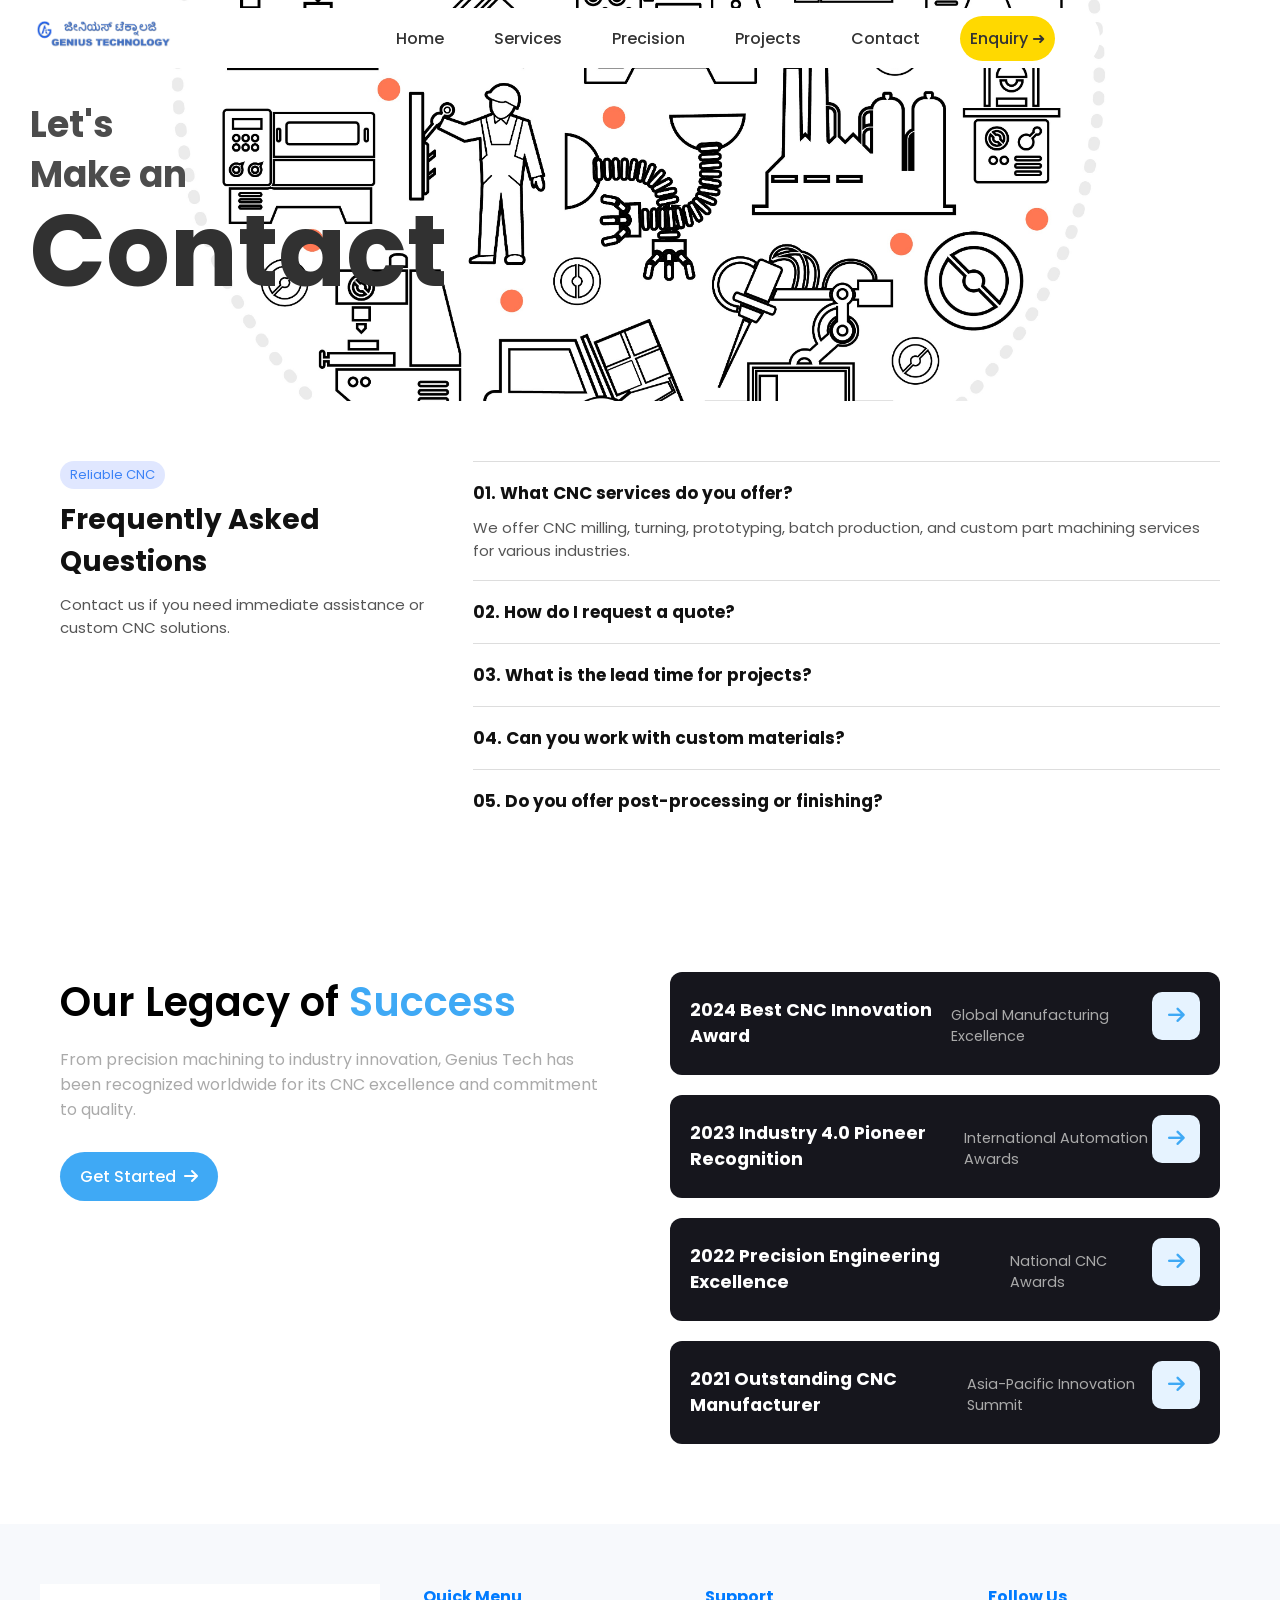
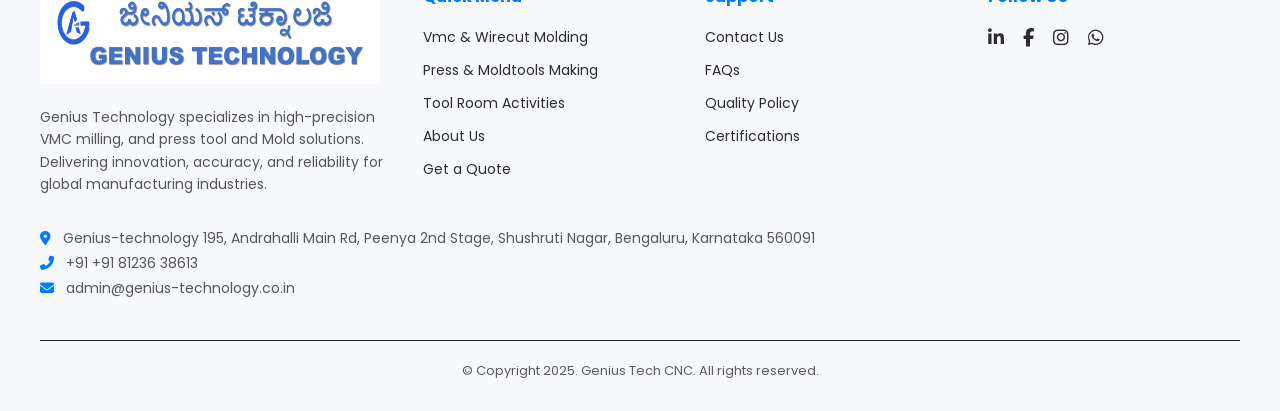
<file: contact.html>
<!DOCTYPE html>
<html lang="en">
  <head>
    <meta charset="UTF-8" />
    <meta name="viewport" content="width=device-width, initial-scale=1.0" />
    <title>Contact</title>
    <link rel="icon" href="img/logo/Screenshot 2025-09-24 103228.png" />

    <link rel="stylesheet" href="style.css" />
    <link
      href="https://fonts.googleapis.com/css2?family=Inter:wght@400;600;700&display=swap"
      rel="stylesheet"
    />
    <link
      href="https://fonts.googleapis.com/css2?family=Barlow:wght@400;500;600&display=swap"
      rel="stylesheet"
    />
    <link
      href="https://fonts.googleapis.com/css2?family=Poppins:wght@300;400;500;600;700&display=swap"
      rel="stylesheet"
    />

    <link
      rel="stylesheet"
      href="https://cdnjs.cloudflare.com/ajax/libs/font-awesome/6.5.0/css/all.min.css"
    />
  </head>
  <style>
    .service-hero-content h2 span.letter,
    .service-hero-content h1 span.letter {
      opacity: 0;
      transform: translateY(-30px);
      animation: fadeInUp 0.6s ease-out forwards;
      display: inline-block;
    }

    @keyframes fadeInUp {
      from {
        opacity: 0;
        transform: translateY(-30px);
      }
      to {
        opacity: 1;
        transform: translateY(0);
      }
    }

    .service-hero {
      background: url(img/45412.jpg) no-repeat center center/cover;

      padding: 100px 30px;
      position: relative;
      overflow: hidden;
      color: #fff;
      text-align: left;
    }

    .service-hero-content {
      max-width: 700px;
      position: relative;
      z-index: 2;
    }

    .service-hero-content h2 {
      font-size: 36px;
      font-weight: 300;
      line-height: 1.4;
    }

    .service-hero-content h2 span {
      font-weight: 700;
      color: #4c4c4c;
    }

    .bg-text {
      font-size: 100px;
      font-weight: 700;

      margin: 0;
      line-height: 1;
      bottom: 30px;
      left: 30px;
      color: #313131;
    }

    .legacy-section {
      color: #000000;
      padding: 80px 60px;
      font-family: "Poppins", sans-serif;
    }

    .legacy-container {
      display: flex;
      justify-content: space-between;
      align-items: flex-start;
      gap: 60px;
    }

    .legacy-left {
      flex: 1;
    }

    .legacy-left h2 {
      font-size: 2.5rem;
      font-weight: 600;
      margin-bottom: 15px;
    }

    .legacy-left h2 span {
      color: #3fa9f5;
    }

    .legacy-left p {
      font-size: 1rem;
      color: #aaa;
      margin-bottom: 30px;
    }

    .btn-primary {
      display: inline-flex;
      align-items: center;
      background: #3fa9f5;
      padding: 12px 20px;
      color: #fff;
      border-radius: 30px;
      text-decoration: none;
      transition: 0.3s;
    }

    .btn-primary i {
      margin-left: 8px;
    }

    .btn-primary:hover {
      background: #2a7fb6;
    }

    /* Right side */
    .legacy-right {
      flex: 1;
      display: flex;
      flex-direction: column;
      gap: 20px;
    }

    .legacy-card {
      background: #16161d;
      color: #ffffff;
      padding: 20px;
      border-radius: 12px;
      display: flex;
      justify-content: space-between;
      align-items: center;
      transition: 0.3s;
      cursor: pointer;
    }

    .legacy-card:hover {
      background: #1f1f28;
    }

    .legacy-card h3 {
      font-size: 1.1rem;
      margin: 0;
    }

    .legacy-card p {
      font-size: 0.9rem;
      color: #aaa;
      margin: 5px 0 0;
    }

    .icon {
      font-size: 1.2rem;
      color: #3fa9f5;
      flex-shrink: 0;
    }

    /* Responsive */
    @media (max-width: 900px) {
      .legacy-container {
        flex-direction: column;
      }
    }

  
    /* Make navbar fixed and ensure hero section is not hidden */
  </style>
  <body>
 <header class="navbar">
      <div class="logo">
        <img src="img/logo/Screenshot 2025-09-24 103609.png" alt="" />
      </div>
      <button class="menu-toggle" aria-label="Toggle menu">
        <i class="fas fa-bars"></i>
      </button>
      <nav class="nav-links">
        <a href="index.html">Home</a>
        <a href="services.html">Services</a>
        <a href="precision.html">Precision</a>
        <a href="Project.html">Projects</a>
        <a href="contact.html">Contact</a>
        <a href="https://wa.me/8123638613?text=Hi%20Genius%20Tech!%20I%20am%20interested%20in%20your%20VMC%20solutions. Can%20you%20provide%20more%20details?" class="btn-yellow">Enquiry ➜</a>
      </nav>

    </header>


    <section class="service-hero" id="services">
      <div class="service-hero-content">
        <h2>Let's <br /><span>Make an</span></h2>
        <h1 class="bg-text">Contact</h1>
      </div>
    </section>

    <section class="faq-section">
      <div class="faq-left">
        <span class="tag">Reliable CNC</span>
        <h2>Frequently Asked Questions</h2>
        <p>
          Contact us if you need immediate assistance or custom CNC solutions.
        </p>
      </div>

      <div class="faq-right">
        <div class="faq-item active">
          <h4>01. What CNC services do you offer?</h4>
          <p>
            We offer CNC milling, turning, prototyping, batch production, and
            custom part machining services for various industries.
          </p>
        </div>
        <div class="faq-item">
          <h4>02. How do I request a quote?</h4>
          <p>
            Submit your technical drawings or requirements via our contact form
            or email, and we’ll provide a detailed quotation.
          </p>
        </div>
        <div class="faq-item">
          <h4>03. What is the lead time for projects?</h4>
          <p>
            Lead times vary based on complexity, but most projects are completed
            within 7–15 business days.
          </p>
        </div>
        <div class="faq-item">
          <h4>04. Can you work with custom materials?</h4>
          <p>
            Yes, we can work with aluminum, stainless steel, brass, plastics,
            and more based on your project needs.
          </p>
        </div>
        <div class="faq-item">
          <h4>05. Do you offer post-processing or finishing?</h4>
          <p>
            We provide surface treatments like anodizing, polishing, powder
            coating, and laser engraving upon request.
          </p>
        </div>
      </div>
    </section>

    <section class="legacy-section">
      <div class="legacy-container">
        <!-- Left Side -->
        <div class="legacy-left">
          <h2>Our Legacy of <span>Success</span></h2>
          <p>
            From precision machining to industry innovation, Genius Tech has
            been recognized worldwide for its CNC excellence and commitment to
            quality.
          </p>
          <a href="#" class="btn-primary">
            Get Started <i class="fa fa-arrow-right"></i>
          </a>
        </div>

        <!-- Right Side -->
        <div class="legacy-right">
          <div class="legacy-card">
            <h3>2024 Best CNC Innovation Award</h3>
            <p>Global Manufacturing Excellence</p>
            <span class="icon"><i class="fa fa-arrow-right"></i></span>
          </div>

          <div class="legacy-card">
            <h3>2023 Industry 4.0 Pioneer Recognition</h3>
            <p>International Automation Awards</p>
            <span class="icon"><i class="fa fa-arrow-right"></i></span>
          </div>

          <div class="legacy-card">
            <h3>2022 Precision Engineering Excellence</h3>
            <p>National CNC Awards</p>
            <span class="icon"><i class="fa fa-arrow-right"></i></span>
          </div>

          <div class="legacy-card">
            <h3>2021 Outstanding CNC Manufacturer</h3>
            <p>Asia-Pacific Innovation Summit</p>
            <span class="icon"><i class="fa fa-arrow-right"></i></span>
          </div>
        </div>
      </div>
    </section>

    <footer class="footer">
      <div class="footer-container">
        <!-- Left Column -->
        <div class="footer-brand">
          <img
            src="img/logo/Screenshot 2025-09-24 103609.png"
            alt="Genius Tech Logo"
            class="logo"
          />
          <p>
            Genius Technology specializes in high-precision VMC milling, and
            press tool and Mold solutions. Delivering innovation, accuracy, and
            reliability for global manufacturing industries.
          </p>
        </div>

        <!-- Quick Menu -->
        <div class="footer-links">
          <h4>Quick Menu</h4>
          <ul>
            <li><a href="services.html">Vmc & Wirecut Molding</a></li>
            <li><a href="precision.html">Press & Moldtools Making </a></li>
            <li><a href="precision.html">Tool Room Activities</a></li>
            <li><a href="index.html">About Us</a></li>
            <li><a href="contact.html">Get a Quote</a></li>
          </ul>
        </div>

        <!-- Support -->
        <div class="footer-links">
          <h4>Support</h4>
          <ul>
            <li><a href="contact.html">Contact Us</a></li>
            <li><a href="contact.html">FAQs</a></li>
            <li><a href="contact.html">Quality Policy</a></li>
            <li><a href="contact.html">Certifications</a></li>
          </ul>
        </div>

        <!-- Social -->
        <div class="footer-social">
          <h4>Follow Us</h4>
          <div class="social-icons">
            <a
              href="https://in.linkedin.com/in/abdul-lashkari-8798a7129?utm_source=share&utm_medium=member_mweb&utm_campaign=share_via&utm_content=profile"
              title="LinkedIn target="
              _blank
              rel="noopener"
              ><i class="fab fa-linkedin-in"></i
            ></a>
            <a
              href="https://www.facebook.com/share/1JmvB4UV7W/"
              title="Facebook  target="
              _blank
              rel="noopener    "
              ><i class="fab fa-facebook-f"></i
            ></a>
            <a
              href="https://www.instagram.com/genius.technology_?igsh=MTd4c3Y5YzJkZmF1Mg=="
              title="Instagram target="
              _blank
              rel="noopener"
              ><i class="fab fa-instagram"></i
            ></a>
            <a
              href="https://wa.me/8123638613?text=Hi%20Genius%20Tech!%20I%20am%20interested%20in%20your%20VMC%20solutions. Can%20you%20provide%20more%20details? target="
              _blank
              rel="noopener"
              title="WhatsApp"
              ><i class="fab fa-whatsapp"></i
            ></a>
          </div>
        </div>
        <div class="footer-contact">
         <p>
            <a
              href="https://www.google.com/maps/place/genius+technologies/@13.0064202,77.4947271,808m/data=!3m2!1e3!4b1!4m6!3m5!1s0x3bae3d001422d6f5:0x357eb3ad3a09bf37!8m2!3d13.006415!4d77.497302!16s%2Fg%2F11y013t21p?authuser=0&entry=ttu&g_ep=EgoyMDI1MDkyNC4wIKXMDSoASAFQAw%3D%3D"
              target="_blank"
              rel="noopener"
            >
              <i class="fas fa-map-marker-alt"></i>
              Genius-technology 195, Andrahalli Main Rd, Peenya 2nd Stage, Shushruti Nagar, Bengaluru, Karnataka 560091
            </a>
          </p>
          <p>
            <a href="tel:+81236 38613">
              <i class="fas fa-phone-alt"></i> +91 +91 81236 38613
            </a>
          </p>
          <p>
            <a
              href="https://mail.google.com/mail/?view=cm&fs=1&to=admin@genius-technology.co.in&su=Product%20Enquiry%20from%20Website&body=Hello%20Genius%20Tech%2C%0A%0AI%20am%20interested%20in%20your%20products.%20Please%20share%20more%20details%20with%20me.%0A%0ARegards%2C%0A[Your%20Name] "
              rel="noopener"
              target="_blank"
            >
              <i class="fas fa-envelope"></i> admin@genius-technology.co.in
            </a>
          </p>
        </div>
      </div>

      <div class="footer-bottom">
        <p>© Copyright 2025. Genius Tech CNC. All rights reserved.</p>
      </div>
    </footer>




    <script>
      document.addEventListener("DOMContentLoaded", function () {
        const menuToggle = document.querySelector(".menu-toggle");
        const navLinks = document.querySelector(".nav-links");
        menuToggle.addEventListener("click", function () {
          navLinks.classList.toggle("active");
        });
      });
    </script>
    <script>









      document.addEventListener("DOMContentLoaded", function () {
        // Service Hero h2 animation
        const serviceHeroH2 = document.querySelector(
          ".service-hero-content h2"
        );
        if (serviceHeroH2) {
          // Split text into spans if not already done
          if (!serviceHeroH2.querySelector("span.letter")) {
            const html = serviceHeroH2.innerHTML;
            // Split by <br> and animate each line
            serviceHeroH2.innerHTML = "";
            html.split("<br>").forEach((line, lineIdx) => {
              if (lineIdx > 0)
                serviceHeroH2.appendChild(document.createElement("br"));
              line
                .replace(/<[^>]+>/g, "")
                .split("")
                .forEach((char, i) => {
                  const span = document.createElement("span");
                  span.className = "letter";
                  span.textContent = char === " " ? "\u00A0" : char;
                  serviceHeroH2.appendChild(span);
                });
            });
          }
          serviceHeroH2.querySelectorAll("span.letter").forEach((span) => {
            span.style.opacity = 0;
            span.style.transform = "translateY(-30px)";
            span.style.animation = "none";
          });
          const observerH2 = new IntersectionObserver(
            ([entry]) => {
              if (entry.isIntersecting) {
                serviceHeroH2
                  .querySelectorAll("span.letter")
                  .forEach((span, i) => {
                    span.style.animation = "fadeInUp 0.6s ease-out forwards";
                    span.style.animationDelay = i * 0.06 + "s";
                  });
              }
            },
            { threshold: 0.5 }
          );
          observerH2.observe(serviceHeroH2);
        }

        // Service Hero h1 animation
        const serviceHeroH1 = document.querySelector(
          ".service-hero-content h1"
        );
        if (serviceHeroH1) {
          if (!serviceHeroH1.querySelector("span.letter")) {
            const text = serviceHeroH1.textContent;
            serviceHeroH1.innerHTML = "";
            text.split("").forEach((char) => {
              const span = document.createElement("span");
              span.className = "letter";
              span.textContent = char === " " ? "\u00A0" : char;
              serviceHeroH1.appendChild(span);
            });
          }
          serviceHeroH1.querySelectorAll("span.letter").forEach((span) => {
            span.style.opacity = 0;
            span.style.transform = "translateY(-30px)";
            span.style.animation = "none";
          });
          const observerH1 = new IntersectionObserver(
            ([entry]) => {
              if (entry.isIntersecting) {
                serviceHeroH1
                  .querySelectorAll("span.letter")
                  .forEach((span, i) => {
                    span.style.animation = "fadeInUp 0.6s ease-out forwards";
                    span.style.animationDelay = i * 0.06 + "s";
                  });
              }
            },
            { threshold: 0.5 }
          );
          observerH1.observe(serviceHeroH1);
        }
      });
    </script>
    <script src="script.js"></script>
  </body>
</html>
</file>
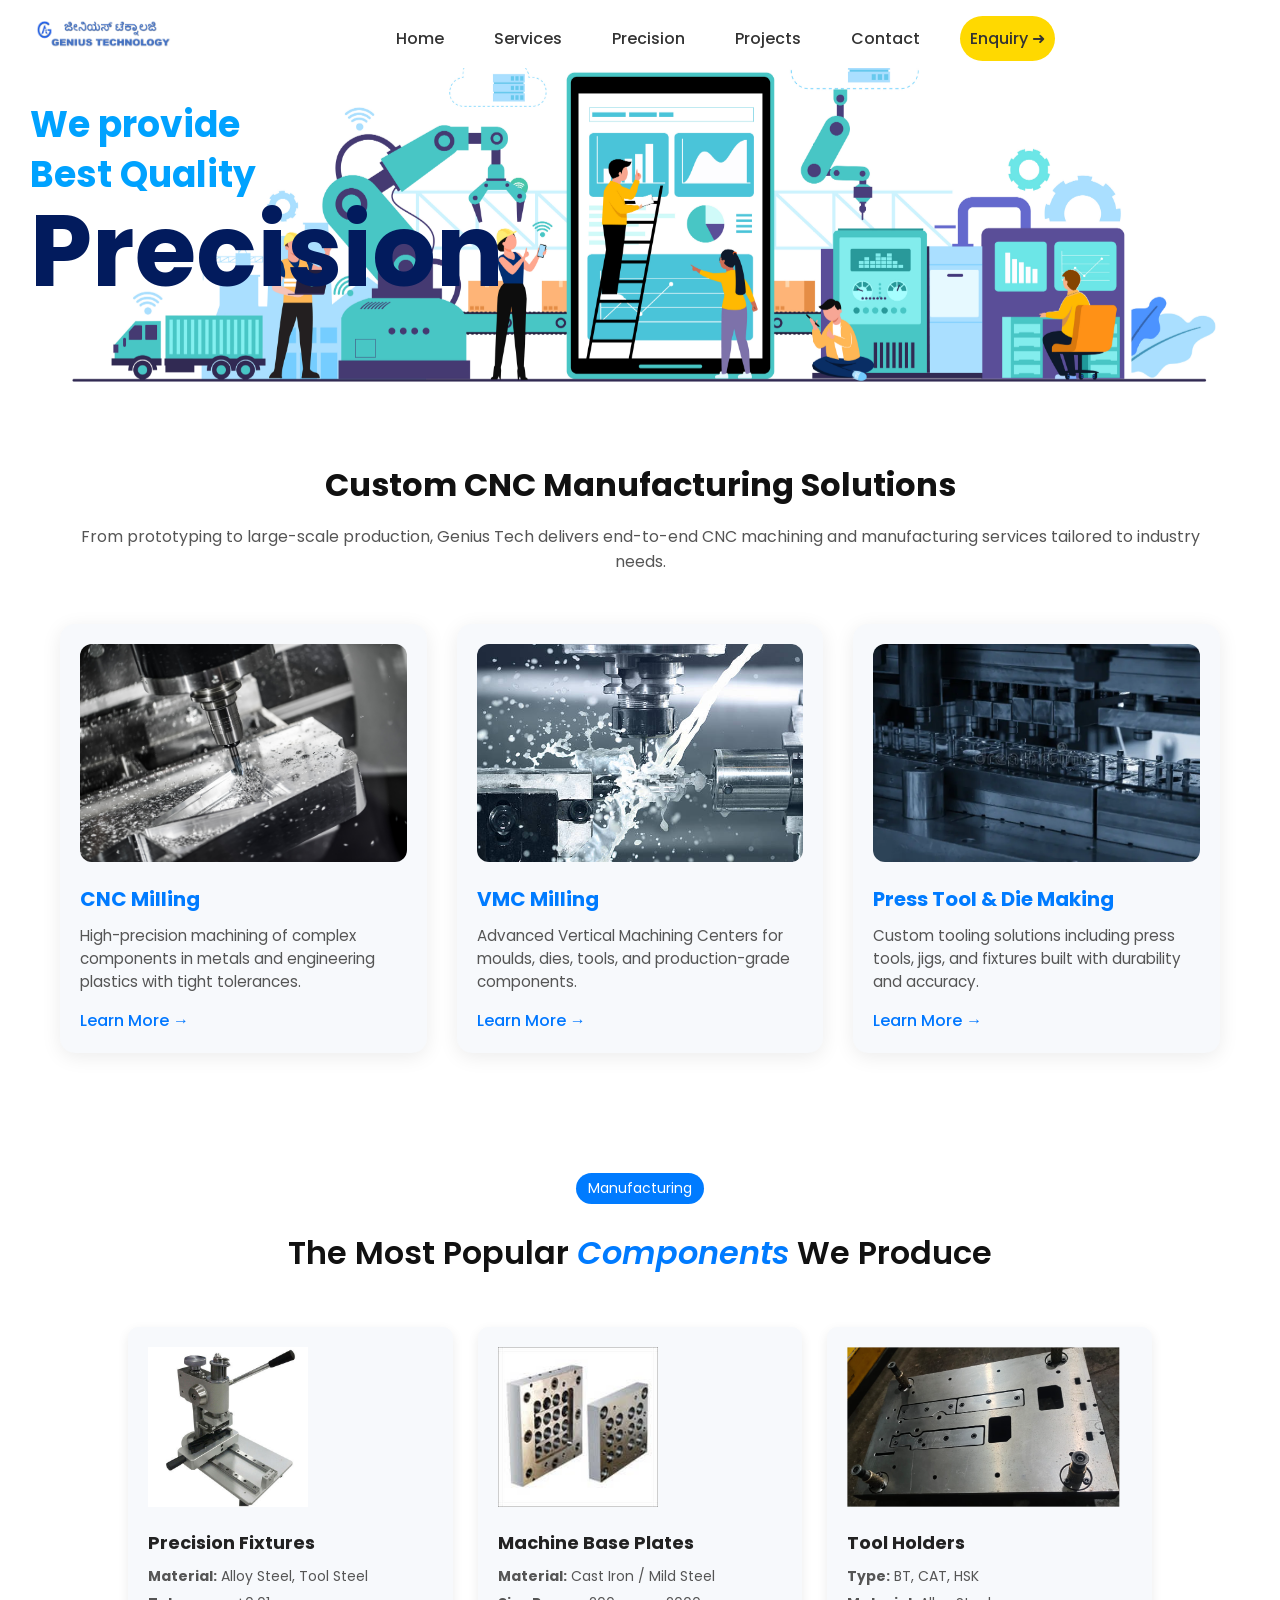
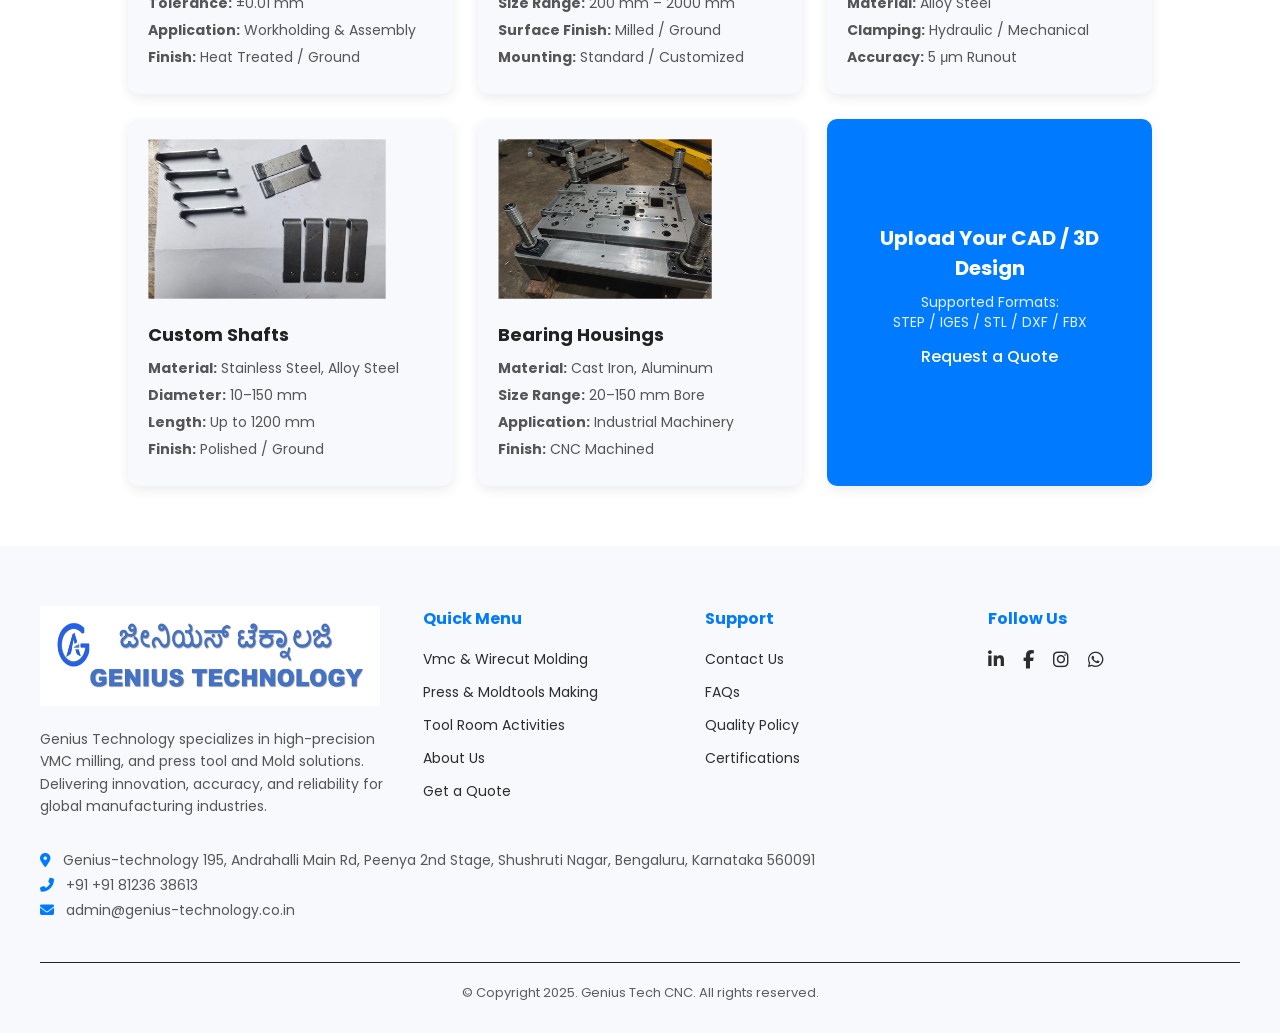
<file: precision.html>
<!DOCTYPE html>
<html lang="en">
  <head>
    <meta charset="UTF-8" />
    <meta name="viewport" content="width=device-width, initial-scale=1.0" />
    <title>Precision</title>
    <link rel="icon" href="img/logo/Screenshot 2025-09-24 103228.png" />

    <link rel="stylesheet" href="style.css" />
    <link
      href="https://fonts.googleapis.com/css2?family=Inter:wght@400;600;700&display=swap"
      rel="stylesheet"
    />
    <link
      href="https://fonts.googleapis.com/css2?family=Barlow:wght@400;500;600&display=swap"
      rel="stylesheet"
    />
    <link
      href="https://fonts.googleapis.com/css2?family=Poppins:wght@300;400;500;600;700&display=swap"
      rel="stylesheet"
    />

    <link
      rel="stylesheet"
      href="https://cdnjs.cloudflare.com/ajax/libs/font-awesome/6.5.0/css/all.min.css"
    />
  </head>
  <style>
    .service-hero-content h2 span.letter,
    .service-hero-content h1 span.letter {
      opacity: 0;
      transform: translateY(-30px);
      animation: fadeInUp 0.6s ease-out forwards;
      display: inline-block;
    }

    @keyframes fadeInUp {
      from {
        opacity: 0;
        transform: translateY(-30px);
      }
      to {
        opacity: 1;
        transform: translateY(0);
      }
    }

    .service-hero {
      background-image: url(img/TaeApril20.jpg);
      background-size: cover;
      background-position: center;
      padding: 100px 30px;
      position: relative;
      overflow: hidden;
      color: #fff;
      text-align: left;
    }

    .service-hero-content {
      max-width: 700px;
      position: relative;
      z-index: 2;
    }

    .service-hero-content h2 {
      font-size: 36px;
      font-weight: 300;
      line-height: 1.4;
    }

    .service-hero-content h2 span {
      font-weight: 700;
      color: #00a2ff;
    }

    .bg-text {
      font-size: 100px;
      font-weight: 700;

      margin: 0;
      line-height: 1;
      bottom: 30px;
      left: 30px;
      color: #021b5d;
    }

    /* Add this to your style block or style.css */

    /* Fade-left animation for service-hero section */
    @keyframes fadeLeft {
      from {
        opacity: 0;
        transform: translateX(-40px);
      }
      to {
        opacity: 1;
        transform: translateX(0);
      }
    }

    .service-hero {
      opacity: 0;
      transform: translateX(-40px);
      animation: none;
    }

    /* Fade-up animation for service section */
    @keyframes fadeUp {
      from {
        opacity: 0;
        transform: translateY(32px);
      }
      to {
        opacity: 1;
        transform: translateY(0);
      }
    }

    .services {
      opacity: 0;
      transform: translateY(32px);
      animation: fadeUp 0.8s cubic-bezier(0.2, 0.9, 0.2, 1) forwards;
      animation-delay: 1.8s;
    }

    /* Fade-up animation for service section */
    @keyframes fadeUp {
      from {
        opacity: 0;
        transform: translateY(32px);
      }
      to {
        opacity: 1;
        transform: translateY(0);
      }
    }

    .services {
      opacity: 0;
      transform: translateY(32px);
      animation: fadeUp 0.8s cubic-bezier(0.2, 0.9, 0.2, 1) forwards;
      animation-delay: 0.2s;
    }
  </style>
  <body>
 <header class="navbar">
      <div class="logo">
        <img src="img/logo/Screenshot 2025-09-24 103609.png" alt="" />
      </div>
      <button class="menu-toggle" aria-label="Toggle menu">
        <i class="fas fa-bars"></i>
      </button>
      <nav class="nav-links">
        <a href="index.html">Home</a>
        <a href="services.html">Services</a>
        <a href="precision.html">Precision</a>
        <a href="Project.html">Projects</a>
        <a href="contact.html">Contact</a>
        <a href="https://wa.me/8123638613?text=Hi%20Genius%20Tech!%20I%20am%20interested%20in%20your%20VMC%20solutions. Can%20you%20provide%20more%20details?" class="btn-yellow">Enquiry ➜</a>
      </nav>
    </header>


    <section class="service-hero" id="services">
      <div class="service-hero-content">
        <h2>We provide <br /><span>Best Quality</span></h2>
        <h1 class="bg-text">Precision</h1>
      </div>
    </section>

    <section class="services">
      <h2>Custom CNC Manufacturing Solutions</h2>
      <p>
        From prototyping to large-scale production, Genius Tech delivers
        end-to-end CNC machining and manufacturing services tailored to industry
        needs.
      </p>

      <div class="cards">
        <div class="card">
          <img src="img/abt/CNC-Machine.jpg" alt="CNC Machining" />
          <h3>CNC Milling</h3>
          <p>
            High-precision machining of complex components in metals and
            engineering plastics with tight tolerances.
          </p>
          <a href="#">Learn More →</a>
        </div>

        <div class="card">
          <img
            src="img/abt/istockphoto-154368811-612x612.jpg"
            alt="VMC Milling"
          />
          <h3>VMC Milling</h3>
          <p>
            Advanced Vertical Machining Centers for moulds, dies, tools, and
            production-grade components.
          </p>
          <a href="#">Learn More →</a>
        </div>

        <div class="card">
          <img
            src="img/close-up-scene-progressive-die-operation-metal-work-processing-stamping-die-close-up-scene-progressive-die-operation-215348292.webp"
            alt="Tool & Die Making"
          />
          <h3>Press Tool & Die Making</h3>
          <p>
            Custom tooling solutions including press tools, jigs, and fixtures
            built with durability and accuracy.
          </p>
          <a href="#">Learn More →</a>
        </div>
      </div>
    </section>

    <section class="popular-details">
      <div class="section-header">
        <span class="tag">Manufacturing</span>
        <h2>The Most Popular <span>Components</span> We Produce</h2>
      </div>

      <div class="details-grid">
        <!-- Card 1 -->
        <div class="detail-card">
          <img
            src="img/mild-steel-cast-iron-welding-silver-colour-size-customized-hardness-70-hrc-application-industrial-jig-fixture-947.jpg"
            alt="Precision Fixture"
          />
          <h3>Precision Fixtures</h3>
          <ul>
            <li><strong>Material:</strong> Alloy Steel, Tool Steel</li>
            <li><strong>Tolerance:</strong> ±0.01 mm</li>
            <li><strong>Application:</strong> Workholding & Assembly</li>
            <li><strong>Finish:</strong> Heat Treated / Ground</li>
          </ul>
        </div>

        <!-- Card 2 -->
        <div class="detail-card">
          <img src="img/Industrial-Mould-Bore-Plates.jpg" alt="Base Plate" />
          <h3>Machine Base Plates</h3>
          <ul>
            <li><strong>Material:</strong> Cast Iron / Mild Steel</li>
            <li><strong>Size Range:</strong> 200 mm – 2000 mm</li>
            <li><strong>Surface Finish:</strong> Milled / Ground</li>
            <li><strong>Mounting:</strong> Standard / Customized</li>
          </ul>
        </div>

        <!-- Card 3 -->
        <div class="detail-card">
          <img src="img/Picture1.png" alt="Tool Holder" />
          <h3>Tool Holders</h3>
          <ul>
            <li><strong>Type:</strong> BT, CAT, HSK</li>
            <li><strong>Material:</strong> Alloy Steel</li>
            <li><strong>Clamping:</strong> Hydraulic / Mechanical</li>
            <li><strong>Accuracy:</strong> 5 μm Runout</li>
          </ul>
        </div>

        <!-- Card 4 -->
        <div class="detail-card">
          <img src="img/Picture2.png" alt="Shaft Component" />
          <h3>Custom Shafts</h3>
          <ul>
            <li><strong>Material:</strong> Stainless Steel, Alloy Steel</li>
            <li><strong>Diameter:</strong> 10–150 mm</li>
            <li><strong>Length:</strong> Up to 1200 mm</li>
            <li><strong>Finish:</strong> Polished / Ground</li>
          </ul>
        </div>

        <!-- Card 5 -->
        <div class="detail-card">
          <img src="img/Picture5.png" alt="Bearing Housing" />
          <h3>Bearing Housings</h3>
          <ul>
            <li><strong>Material:</strong> Cast Iron, Aluminum</li>
            <li><strong>Size Range:</strong> 20–150 mm Bore</li>
            <li><strong>Application:</strong> Industrial Machinery</li>
            <li><strong>Finish:</strong> CNC Machined</li>
          </ul>
        </div>

        <!-- Upload Card -->
        <div class="upload-card">
          <div class="upload-box">
            <h3>Upload Your CAD / 3D Design</h3>
            <p>
              Supported Formats:<br />
              STEP / IGES / STL / DXF / FBX
            </p>
            <a href="#" class="btn-primary">Request a Quote</a>
          </div>
        </div>
      </div>
    </section>

    <footer class="footer">
      <div class="footer-container">
        <!-- Left Column -->
        <div class="footer-brand">
          <img
            src="img/logo/Screenshot 2025-09-24 103609.png"
            alt="Genius Tech Logo"
            class="logo"
          />
          <p>
            Genius Technology specializes in high-precision VMC milling, and
            press tool and Mold solutions. Delivering innovation, accuracy, and
            reliability for global manufacturing industries.
          </p>
        </div>

        <!-- Quick Menu -->
        <div class="footer-links">
          <h4>Quick Menu</h4>
          <ul>
            <li><a href="services.html">Vmc & Wirecut Molding</a></li>
            <li><a href="precision.html">Press & Moldtools Making </a></li>
            <li><a href="precision.html">Tool Room Activities</a></li>
            <li><a href="index.html">About Us</a></li>
            <li><a href="contact.html">Get a Quote</a></li>
          </ul>
        </div>

        <!-- Support -->
        <div class="footer-links">
          <h4>Support</h4>
          <ul>
            <li><a href="contact.html">Contact Us</a></li>
            <li><a href="contact.html">FAQs</a></li>
            <li><a href="contact.html">Quality Policy</a></li>
            <li><a href="contact.html">Certifications</a></li>
          </ul>
        </div>

        <!-- Social -->
        <div class="footer-social">
          <h4>Follow Us</h4>
          <div class="social-icons">
            <a
              href="https://in.linkedin.com/in/abdul-lashkari-8798a7129?utm_source=share&utm_medium=member_mweb&utm_campaign=share_via&utm_content=profile"
              title="LinkedIn target="
              _blank
              rel="noopener"
              ><i class="fab fa-linkedin-in"></i
            ></a>
            <a
              href="https://www.facebook.com/share/1JmvB4UV7W/"
              title="Facebook  target="
              _blank
              rel="noopener    "
              ><i class="fab fa-facebook-f"></i
            ></a>
            <a
              href="https://www.instagram.com/genius.technology_?igsh=MTd4c3Y5YzJkZmF1Mg=="
              title="Instagram target="
              _blank
              rel="noopener"
              ><i class="fab fa-instagram"></i
            ></a>
            <a
              href="https://wa.me/8123638613?text=Hi%20Genius%20Tech!%20I%20am%20interested%20in%20your%20VMC%20solutions. Can%20you%20provide%20more%20details? target="
              _blank
              rel="noopener"
              title="WhatsApp"
              ><i class="fab fa-whatsapp"></i
            ></a>
          </div>
        </div>
        <div class="footer-contact">
         <p>
            <a
              href="https://www.google.com/maps/place/genius+technologies/@13.0064202,77.4947271,808m/data=!3m2!1e3!4b1!4m6!3m5!1s0x3bae3d001422d6f5:0x357eb3ad3a09bf37!8m2!3d13.006415!4d77.497302!16s%2Fg%2F11y013t21p?authuser=0&entry=ttu&g_ep=EgoyMDI1MDkyNC4wIKXMDSoASAFQAw%3D%3D"
              target="_blank"
              rel="noopener"
            >
              <i class="fas fa-map-marker-alt"></i>
              Genius-technology 195, Andrahalli Main Rd, Peenya 2nd Stage, Shushruti Nagar, Bengaluru, Karnataka 560091
            </a>
          </p>
          <p>
            <a href="tel:+81236 38613">
              <i class="fas fa-phone-alt"></i> +91 +91 81236 38613
            </a>
          </p>
          <p>
            <a
              href="https://mail.google.com/mail/?view=cm&fs=1&to=admin@genius-technology.co.in&su=Product%20Enquiry%20from%20Website&body=Hello%20Genius%20Tech%2C%0A%0AI%20am%20interested%20in%20your%20products.%20Please%20share%20more%20details%20with%20me.%0A%0ARegards%2C%0A[Your%20Name] "
              rel="noopener"
              target="_blank"
            >
              <i class="fas fa-envelope"></i> admin@genius-technology.co.in
            </a>
          </p>
        </div>
      </div>

      <div class="footer-bottom">
        <p>© Copyright 2025. Genius Tech CNC. All rights reserved.</p>
      </div>
    </footer>

    <script>
      document.addEventListener("DOMContentLoaded", function () {
        // Service Hero h2 animation
        const serviceHeroH2 = document.querySelector(
          ".service-hero-content h2"
        );
        if (serviceHeroH2) {
          // Split text into spans if not already done
          if (!serviceHeroH2.querySelector("span.letter")) {
            const html = serviceHeroH2.innerHTML;
            // Split by <br> and animate each line
            serviceHeroH2.innerHTML = "";
            html.split("<br>").forEach((line, lineIdx) => {
              if (lineIdx > 0)
                serviceHeroH2.appendChild(document.createElement("br"));
              line
                .replace(/<[^>]+>/g, "")
                .split("")
                .forEach((char, i) => {
                  const span = document.createElement("span");
                  span.className = "letter";
                  span.textContent = char === " " ? "\u00A0" : char;
                  serviceHeroH2.appendChild(span);
                });
            });
          }
          serviceHeroH2.querySelectorAll("span.letter").forEach((span) => {
            span.style.opacity = 0;
            span.style.transform = "translateY(-30px)";
            span.style.animation = "none";
          });
          const observerH2 = new IntersectionObserver(
            ([entry]) => {
              if (entry.isIntersecting) {
                serviceHeroH2
                  .querySelectorAll("span.letter")
                  .forEach((span, i) => {
                    span.style.animation = "fadeInUp 0.6s ease-out forwards";
                    span.style.animationDelay = i * 0.06 + "s";
                  });
              }
            },
            { threshold: 0.5 }
          );
          observerH2.observe(serviceHeroH2);
        }

        // Service Hero h1 animation
        const serviceHeroH1 = document.querySelector(
          ".service-hero-content h1"
        );
        if (serviceHeroH1) {
          if (!serviceHeroH1.querySelector("span.letter")) {
            const text = serviceHeroH1.textContent;
            serviceHeroH1.innerHTML = "";
            text.split("").forEach((char) => {
              const span = document.createElement("span");
              span.className = "letter";
              span.textContent = char === " " ? "\u00A0" : char;
              serviceHeroH1.appendChild(span);
            });
          }
          serviceHeroH1.querySelectorAll("span.letter").forEach((span) => {
            span.style.opacity = 0;
            span.style.transform = "translateY(-30px)";
            span.style.animation = "none";
          });
          const observerH1 = new IntersectionObserver(
            ([entry]) => {
              if (entry.isIntersecting) {
                serviceHeroH1
                  .querySelectorAll("span.letter")
                  .forEach((span, i) => {
                    span.style.animation = "fadeInUp 0.6s ease-out forwards";
                    span.style.animationDelay = i * 0.06 + "s";
                  });
              }
            },
            { threshold: 0.5 }
          );
          observerH1.observe(serviceHeroH1);
        }
      });

      document.addEventListener("DOMContentLoaded", function () {
        const menuToggle = document.querySelector(".menu-toggle");
        const navLinks = document.querySelector(".nav-links");
        menuToggle.addEventListener("click", function () {
          navLinks.classList.toggle("active");
        });
      });

      document.addEventListener("DOMContentLoaded", function () {
        const servicesSection = document.querySelector(".services");
        if (!servicesSection) return;
        servicesSection.style.opacity = 0;
        servicesSection.style.transform = "translateY(32px)";
        const observer = new IntersectionObserver(
          function (entries) {
            if (entries[0].isIntersecting) {
              servicesSection.style.animation =
                "fadeUp 0.8s cubic-bezier(.2,.9,.2,1) forwards";
              servicesSection.style.animationDelay = "0.2s";
              observer.disconnect();
            }
          },
          { threshold: 0.3 }
        );
        observer.observe(servicesSection);
      });

      // Fade-left animation for service-hero section
      document.addEventListener("DOMContentLoaded", function () {
        const serviceHero = document.querySelector(".service-hero");
        if (!serviceHero) return;
        serviceHero.style.opacity = 0;
        serviceHero.style.transform = "translateX(-40px)";
        const observer = new IntersectionObserver(
          function (entries) {
            if (entries[0].isIntersecting) {
              serviceHero.style.animation =
                "fadeLeft 0.8s cubic-bezier(.2,.9,.2,1) forwards";
              serviceHero.style.animationDelay = "0.2s";
              observer.disconnect();
            }
          },
          { threshold: 0.3 }
        );
        observer.observe(serviceHero);
      });

      // Fade-up animation for popular-details section
      document.addEventListener("DOMContentLoaded", function () {
        const popularDetails = document.querySelector(".popular-details");
        if (!popularDetails) return;
        popularDetails.style.opacity = 0;
        popularDetails.style.transform = "translateY(32px)";
        const observer = new IntersectionObserver(
          function (entries) {
            if (entries[0].isIntersecting) {
              popularDetails.style.animation =
                "fadeUp 0.8s cubic-bezier(.2,.9,.2,1) forwards";
              popularDetails.style.animationDelay = "0.2s";
              observer.disconnect();
            }
          },
          { threshold: 0.3 }
        );
        observer.observe(popularDetails);
      });
    </script>
  </body>
</html>
</file>
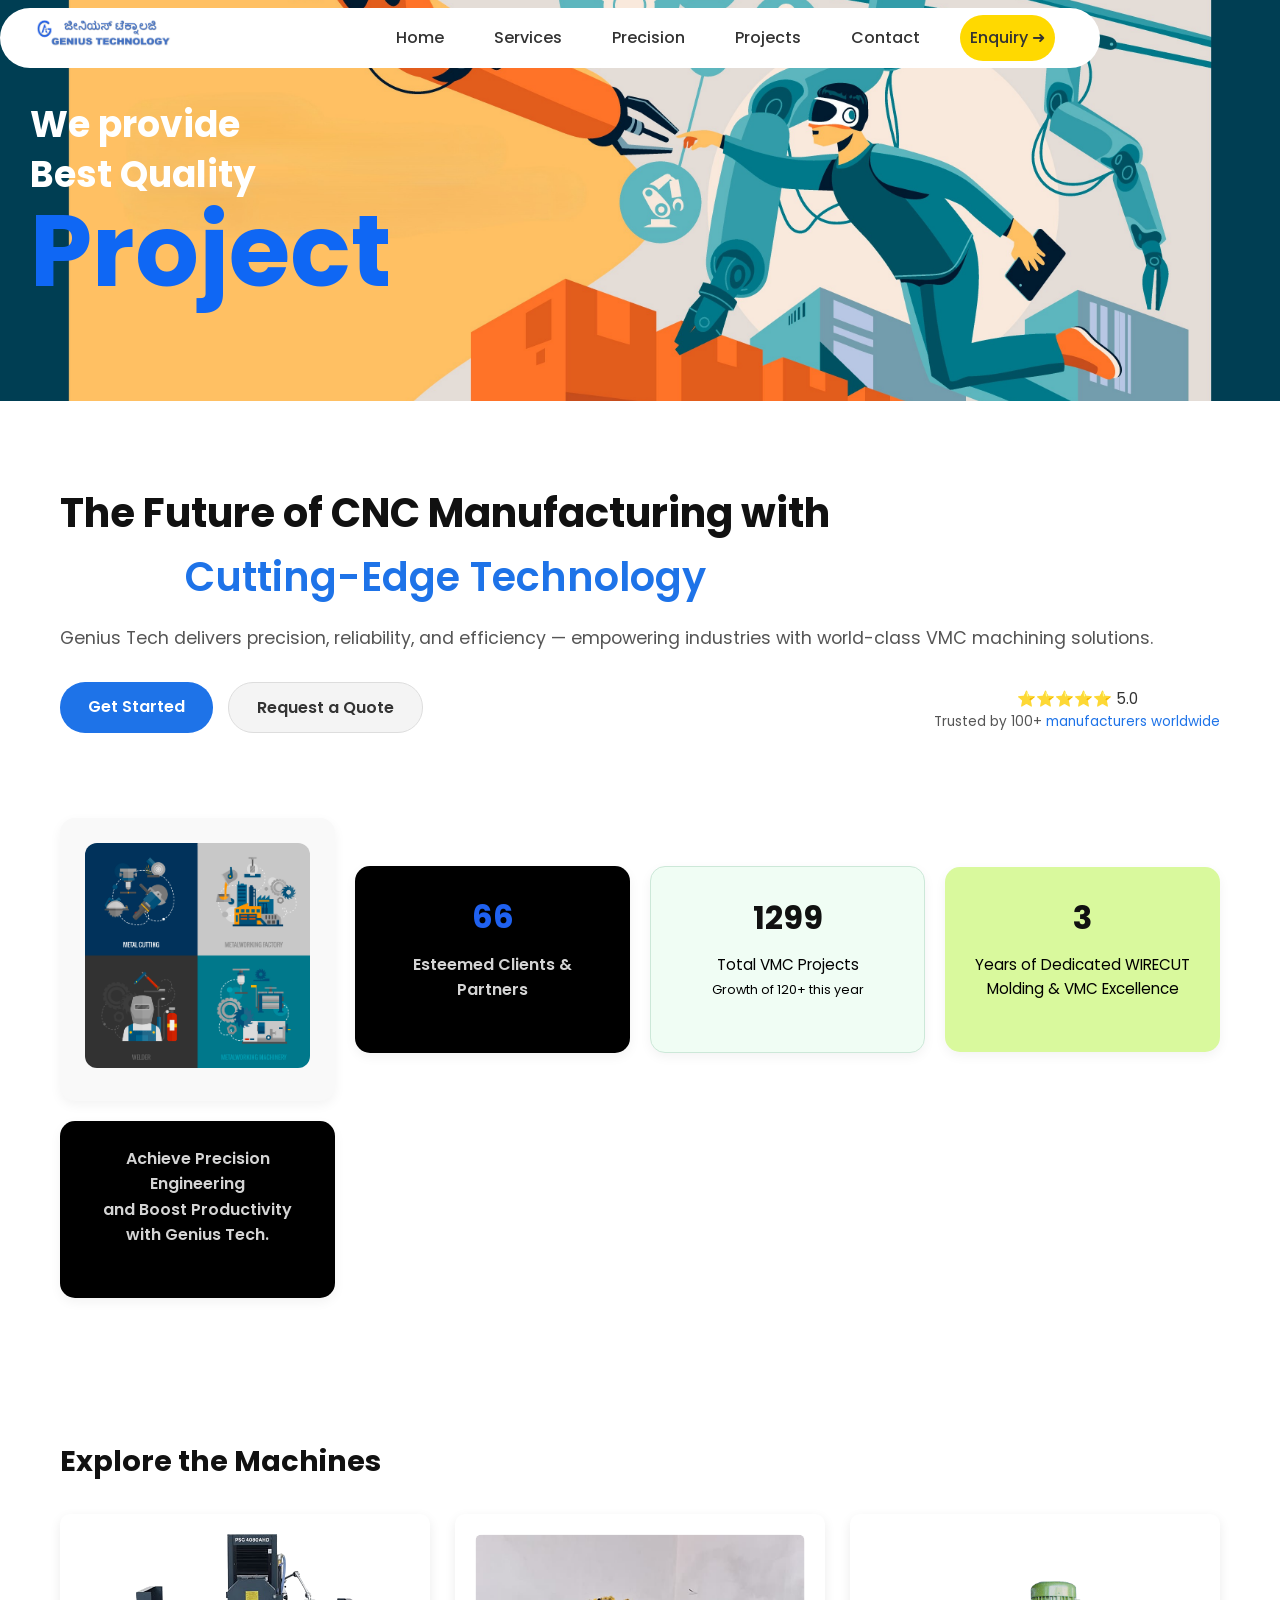
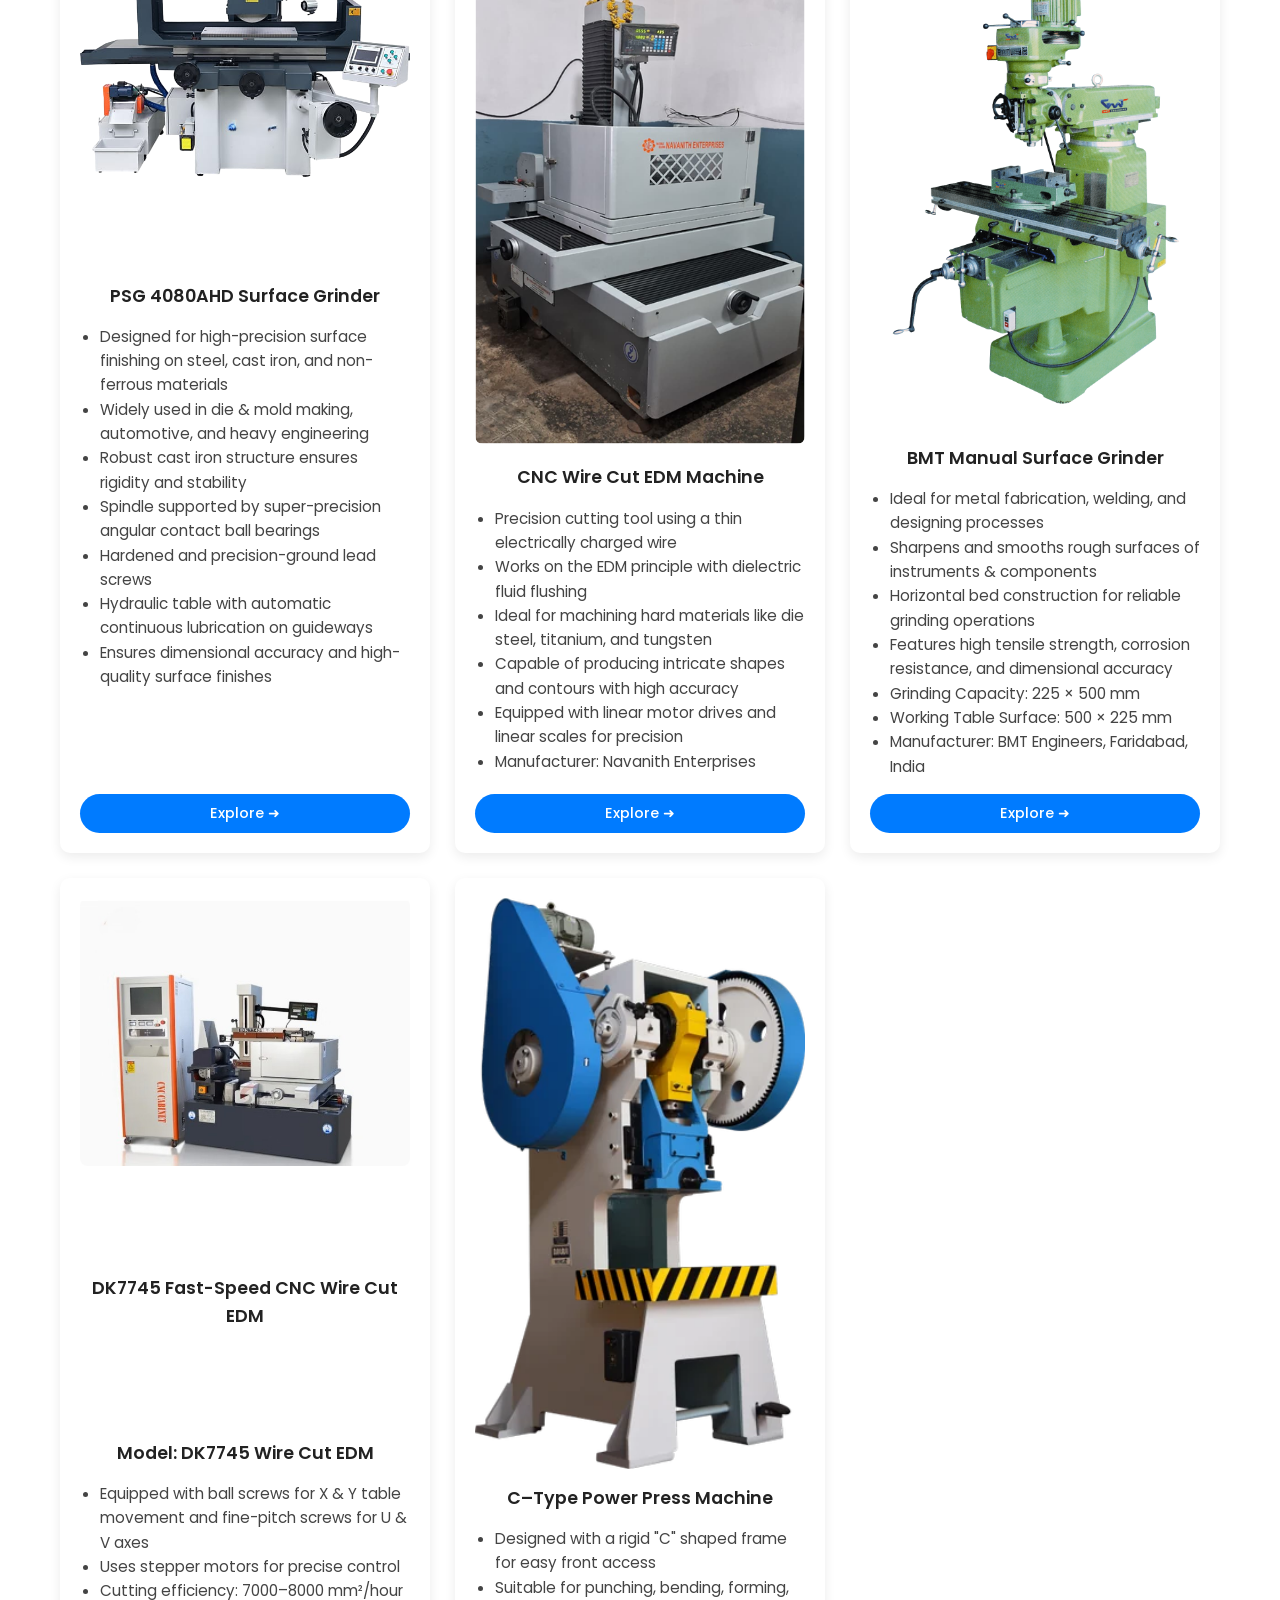
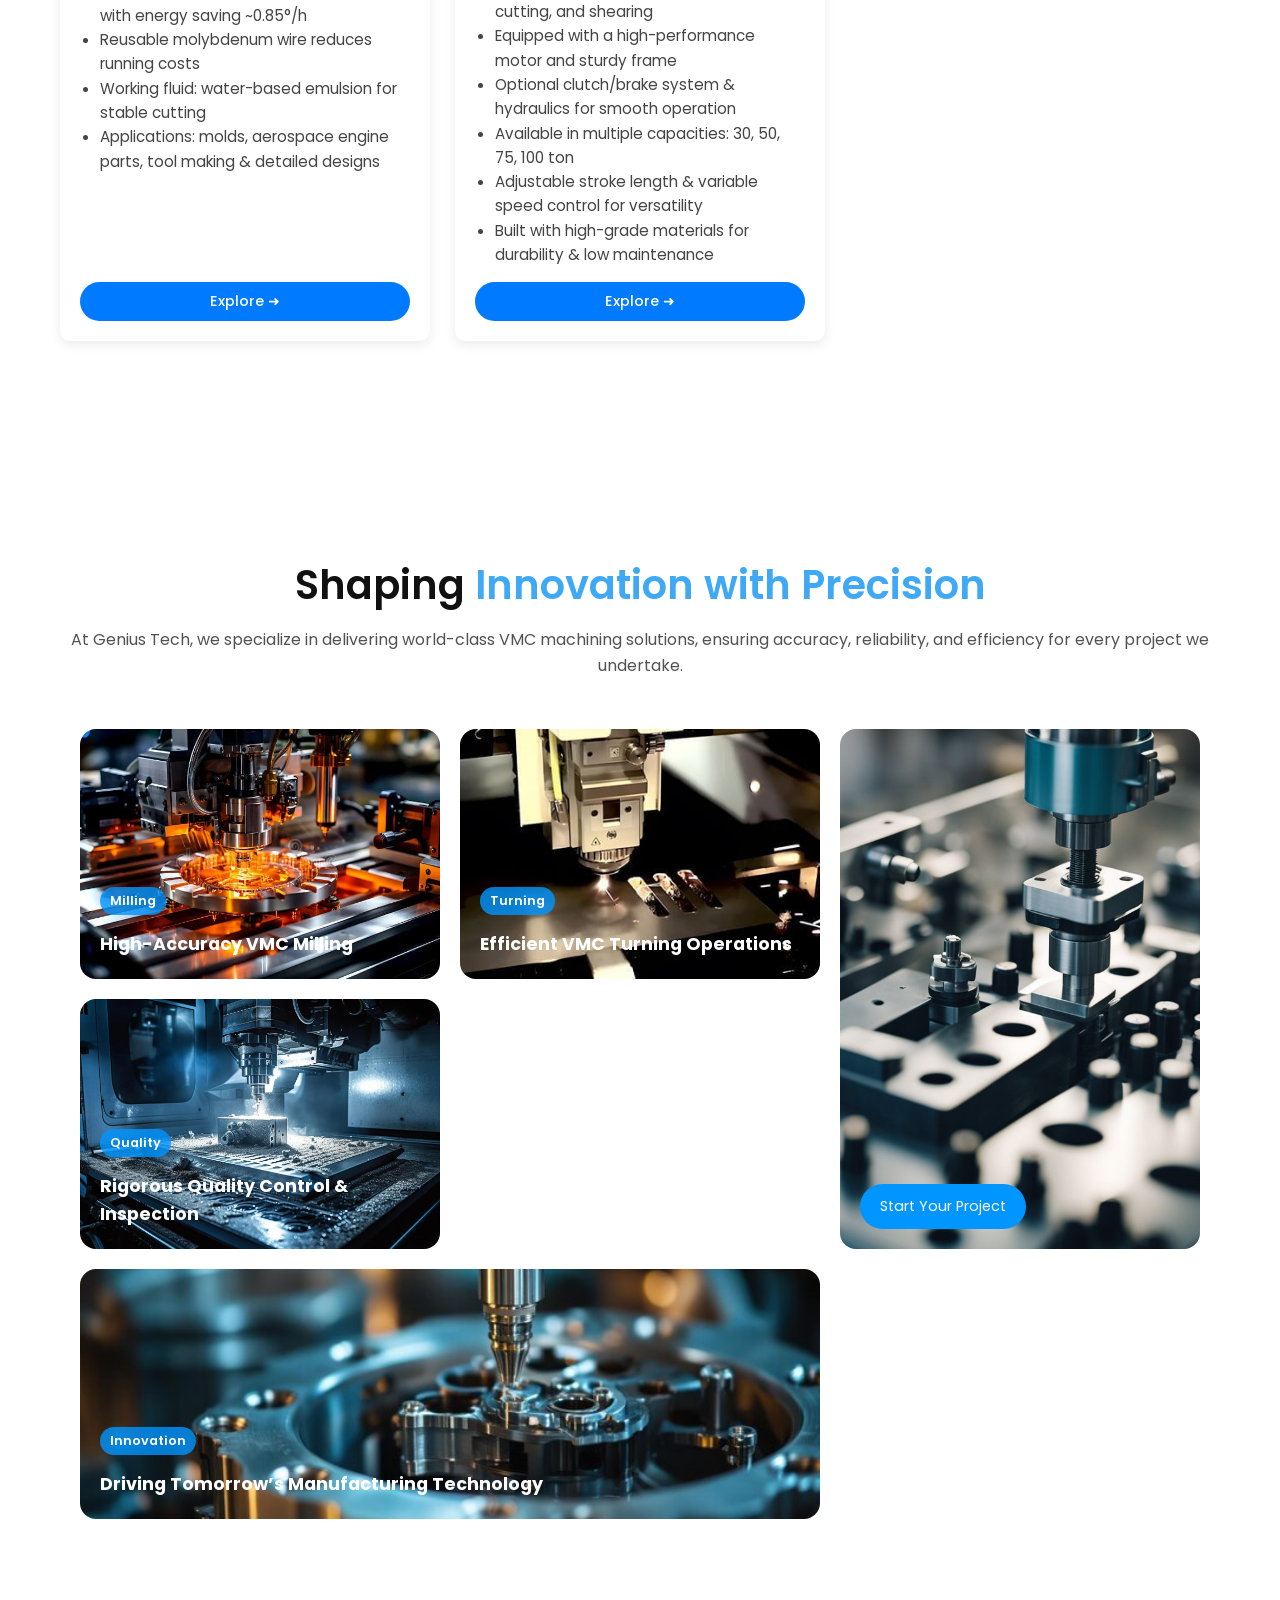
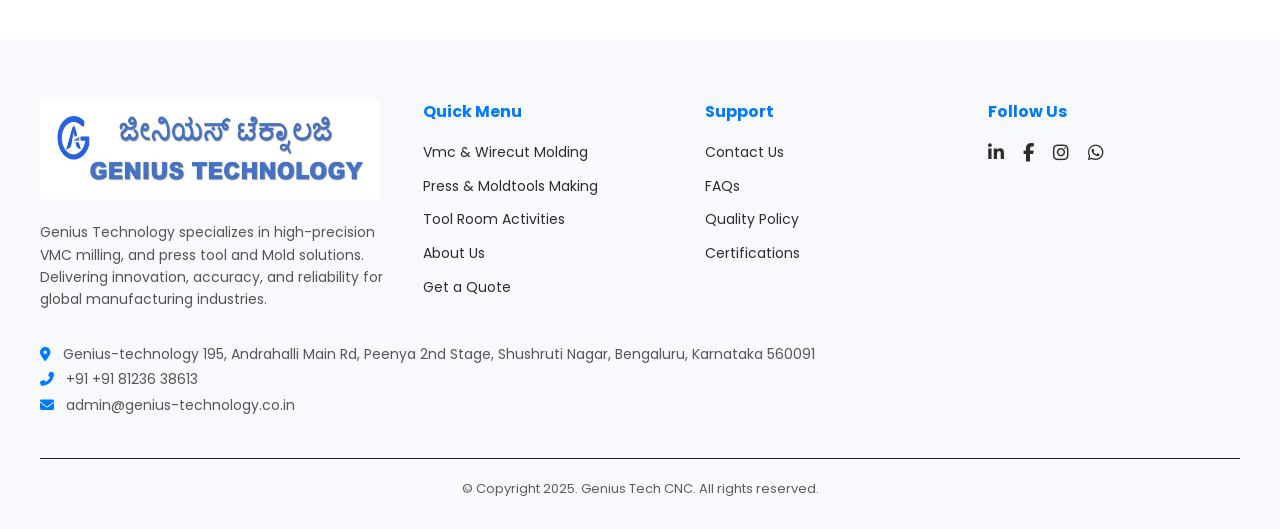
<file: Project.html>
<!DOCTYPE html>
<html lang="en">
  <head>
    <meta charset="UTF-8" />
    <meta name="viewport" content="width=device-width, initial-scale=1.0" />
    <title>Project</title>
    <link rel="icon" href="img/logo/Screenshot 2025-09-24 103228.png" />
    <link
      href="https://fonts.googleapis.com/css2?family=Inter:wght@400;600;700&display=swap"
      rel="stylesheet"
    />
    <link
      href="https://fonts.googleapis.com/css2?family=Barlow:wght@400;500;600&display=swap"
      rel="stylesheet"
    />
    <link
      href="https://fonts.googleapis.com/css2?family=Poppins:wght@300;400;500;600;700&display=swap"
      rel="stylesheet"
    />

    <link
      rel="stylesheet"
      href="https://cdnjs.cloudflare.com/ajax/libs/font-awesome/6.5.0/css/all.min.css"
    />
    <link rel="stylesheet" href="style.css" />
  </head>
  <style>
    /* Reset */
    * {
      margin: 0;
      padding: 0;
      box-sizing: border-box;
      font-family: "poppins", sans-serif;
    }

    body {
      background: #fff;
      color: #111;
      line-height: 1.6;
    }

    .service-hero-content h2 span.letter,
    .service-hero-content h1 span.letter {
      opacity: 0;
      transform: translateY(-30px);
      animation: fadeInUp 0.6s ease-out forwards;
      display: inline-block;
    }

    @keyframes fadeInUp {
      from {
        opacity: 0;
        transform: translateY(-30px);
      }
      to {
        opacity: 1;
        transform: translateY(0);
      }
    }

    .service-hero {
      background-image: url(img/10506876.jpg);
      background-size: cover;

      object-fit: contain;
      background-position: center;
      padding: 100px 30px;
      position: relative;
      overflow: hidden;
      color: #fff;
      text-align: left;
    }

    .service-hero-content {
      max-width: 700px;
      position: relative;
      z-index: 2;
    }

    .service-hero-content h2 {
      font-size: 36px;
      font-weight: 300;
      line-height: 1.4;
    }

    .service-hero-content h2 span {
      font-weight: 700;
      color: #ffffff;
    }

    .bg-text {
      font-size: 100px;
      font-weight: 700;
      margin: 0;
      line-height: 1;
      bottom: 30px;
      left: 30px;
      color: #0f67f4;
    }

    /* Hero Section */
    .hero {
      text-align: center;
      padding: 80px 20px;
      max-width: 1200px;
      margin: auto;
      font-family: "poppins", sans-serif;
    }

    .hero h1 {
      font-size: 2.5rem;
      font-weight: 700;
      margin-bottom: 15px;
    }

    .hero .highlight {
      color: #1e73e8;
    }

    .hero p {
      font-size: 1.1rem;
      color: #555;
      margin-bottom: 25px;
    }

    /* Buttons */
    .buttons {
      display: flex;
      justify-content: center;
      gap: 15px;
      margin-bottom: 20px;
    }

    .btn {
      text-decoration: none;
      padding: 12px 28px;
      border-radius: 25px;
      font-size: 1rem;
      font-weight: 600;
      transition: 0.3s;
    }

    .btn.primary {
      background: #1e73e8;
      color: #fff;
    }

    .btn.primary:hover {
      background: #125bb5;
    }

    .btn.secondary {
      background: #f4f4f4;
      color: #333;
      border: 1px solid #ddd;
    }

    .btn.secondary:hover {
      background: #e6e6e6;
    }

    /* Rating */
    .rating {
      margin-top: 10px;
      font-size: 0.95rem;
      color: #333;
    }

    .rating p {
      font-size: 0.85rem;
      color: #555;
    }

    .rating a {
      color: #1e73e8;
      text-decoration: none;
    }

    /* Stats Section */
    .hero-stats {
      margin-top: 60px;
      display: grid;
      grid-template-columns: repeat(auto-fit, minmax(220px, 1fr));
      gap: 20px;
      font-family: "poppins", sans-serif;
      justify-content: center;
      text-align: center;
      align-items: center;
    }

    .stat {
      background: #f9f9f9;
      border-radius: 15px;
      padding: 25px;
      text-align: center;
      box-shadow: 0 4px 12px rgba(0, 0, 0, 0.05);
    }

    .stat img {
      width: 100%;
      border-radius: 12px;
    }

    .stat h2 {
      font-size: 2rem;
      color: #111;
      margin-bottom: 10px;
    }

    .stat p {
      font-size: 0.95rem;
      color: #000000;
    }

    /* Color Variations */
    .stat.blue {
      background: #000000;
      color: #ffffff;
      font-size: 2rem;
    }
    .stat.blue p {
      color: #d4d4d4;
      font-size: 1rem;
      font-weight: 600;
    }
    .stat.blue h2 {
      color: #1f61f0;
      font-size: 2rem;
    }

    .stat.green {
      background: #f0fdf4;
      color: #111;
      border: 1px solid #cce8d8;
    }

    .stat.lightgreen {
      background: #d9f99d;
      color: #111;
    }

    /* machines */

    .machine-sec {
      padding: 60px 20px;
      background: #fff;
      max-width: 1200px;
      margin: auto;
    }

    .machine-sec h2 {
      font-size: 1.8rem;
      margin-bottom: 30px;
      font-weight: 700;
      color: #111;
    }

    .machine-sec h2 span {
      color: #e60012; /* Red Plus */
      margin-left: 10px;
    }

    /* Grid Layout */
    .machine-grid {
      display: grid;
      grid-template-columns: repeat(auto-fit, minmax(280px, 1fr));
      gap: 25px;
    }

    /* Machine Cards */
    .machine-card {
      background: #fff;
      border-radius: 10px;
      padding: 20px;
      text-align: center;
      box-shadow: 0 4px 12px rgba(0, 0, 0, 0.08);
      display: flex;
      flex-direction: column;
      justify-content: space-between;
    }

    .machine-card img {
      max-width: 100%;
      height: auto;
      margin-bottom: 15px;
      border-radius: 8px;
    }

    .machine-card h3 {
      font-size: 1.1rem;
      font-weight: 600;
      color: #222;
      margin-bottom: 15px;
    }

    /* Wide cards (side by side image + text) */
    .machine-card.wide {
      display: flex;
      align-items: center;
      justify-content: space-between;
      gap: 20px;
      grid-column: span 2;
    }

    .machine-card.wide .machine-info {
      flex: 1;
    }

    .machine-card.wide .machine-img {
      flex: 1;
    }

    .machine-card.wide img {
      width: 100%;
      border-radius: 8px;
    }

    .machine-card ul {
      list-style: disc;
      margin: 0 0 15px 20px;
      text-align: left;
      color: #444;
      font-size: 0.95rem;
    }

    /* Explore Button */
    .explore-btn {
      display: inline-block;
      background: #007bff;
      color: #fff;
      padding: 8px 18px;
      border-radius: 25px;
      text-decoration: none;
      font-size: 0.9rem;
      font-weight: 500;
      transition: 0.3s;
    }

    .explore-btn:hover {
      background: #7e7e7e;
    }

    .work-section {
      margin-top: 2rem;
      padding-bottom: 60px;
    }
    .work-header {
      text-align: center;
      padding: 60px 20px 30px;
    }

    .work-header h2 {
      font-size: 2.5rem;
      font-weight: 600;
    }

    .work-header h2 span {
      color: #3fa9f5;
    }

    .work-header p {
      font-size: 1rem;
      color: #525252;
      margin-top: 10px;
    }

    /* Grid */
    .work-grid {
      display: grid;
      grid-template-columns: repeat(3, 1fr);
      grid-auto-rows: 250px;
      gap: 20px;
      padding: 20px 60px 60px;
    }

    /* Card */
    .work-card {
      position: relative;
      overflow: hidden;
      border-radius: 16px;
    }

    .work-card img {
      width: 100%;
      height: 100%;
      object-fit: cover;
      transition: 0.4s;
    }

    .work-card:hover img {
      transform: scale(1.1);
      filter: brightness(0.7);
    }

    /* Info */
    .work-info {
      position: absolute;
      bottom: 20px;
      left: 20px;
      z-index: 2;
    }

    .work-info h3 {
      font-size: 1.1rem;
      margin: 5px 0 0;
      color: #ffffff;
    }
    .tag {
      color: #fff;
    }

    .tag {
      font-size: 0.8rem;
      background: rgba(0, 149, 255, 0.8);
      padding: 4px 10px;
      border-radius: 20px;
      font-weight: 600;
    }

    /* CTA button */
    .cta-btn {
      background: #0095ff;
      border: none;
      padding: 12px 20px;
      color: #fff;
      font-size: 0.9rem;
      border-radius: 25px;
      cursor: pointer;
      transition: 0.3s;
    }

    .cta-btn:hover {
      background: #2a7fb6;
    }

    /* Special card sizing */
    .large {
      grid-row: span 2;
    }

    .wide {
      grid-column: span 2;
    }

    /* Responsive */
    @media (max-width: 900px) {
      .work-grid {
        grid-template-columns: 1fr 1fr;
      }
      .wide {
        grid-column: span 1;
      }
    }

    @media (max-width: 600px) {
      .work-grid {
        grid-template-columns: 1fr;
        grid-auto-rows: auto;
      }
      .large {
        grid-row: span 1;
      }
    }
  </style>
  <body>
    <header class="navbar">
      <div class="logo">
        <img src="img/logo/Screenshot 2025-09-24 103609.png" alt="" />
      </div>
      <button class="menu-toggle" aria-label="Toggle menu">
        <i class="fas fa-bars"></i>
      </button>
      <nav class="nav-links">
        <a href="index.html">Home</a>
        <a href="services.html">Services</a>
        <a href="precision.html">Precision</a>
        <a href="Project.html">Projects</a>
        <a href="contact.html">Contact</a>
        <a
          href="https://wa.me/8123638613?text=Hi%20Genius%20Tech!%20I%20am%20interested%20in%20your%20VMC%20solutions. Can%20you%20provide%20more%20details?"
          class="btn-yellow"
          >Enquiry ➜</a
        >
      </nav>
    </header>

    <section class="service-hero" id="services">
      <div class="service-hero-content">
        <h2>We provide <br /><span>Best Quality</span></h2>
        <h1 class="bg-text">Project</h1>
      </div>
    </section>

    <!-- Hero Section -->
    <section class="hero">
      <div class="hero-content">
        <h1>
          The Future of CNC Manufacturing with <br />
          <span class="highlight">Cutting-Edge Technology</span>
        </h1>
        <p>
          Genius Tech delivers precision, reliability, and efficiency —
          empowering industries with world-class VMC machining solutions.
        </p>

        <div class="buttons">
          <a href="#services" class="btn primary">Get Started</a>
          <a href="#contact" class="btn secondary">Request a Quote</a>
        </div>

        <div class="rating">
          ⭐⭐⭐⭐⭐ <span>5.0</span>
          <p>Trusted by 100+ <a href="#clients">manufacturers worldwide</a></p>
        </div>
      </div>

      <div class="hero-stats">
        <div class="stat">
          <img src="img/13190.jpg" alt="CNC Projects" />
        </div>
        <div class="stat blue">
          <h2>100+</h2>
          <p>Esteemed Clients & Partners</p>
        </div>
        <div class="stat green">
          <h2>1950+</h2>
          <p>
            Total VMC Projects <br /><small>Growth of 120+ this year</small>
          </p>
        </div>
        <div class="stat lightgreen">
          <h2>6+</h2>
          <p>Years of Dedicated WIRECUT Molding & VMC Excellence</p>
        </div>
        <div class="stat blue">
          <p>
            Achieve Precision Engineering <br />
            and Boost Productivity with Genius Tech.
          </p>
        </div>
      </div>
    </section>

    <section class="machine-sec">
      <h2>Explore the Machines</h2>
      <div class="machine-grid">
        <!-- Product 1 -->

        <!-- Product 3 -->

        <!-- Product 4 -->
        <div class="machine-card">
          <img
            src="img/machines/grind1-Photoroom.png"
            alt="PSG 4080AHD Surface Grinder"
          />

          <div class="machine-info">
            <h3>PSG 4080AHD Surface Grinder</h3>
            <ul>
              <li>
                Designed for high-precision surface finishing on steel, cast
                iron, and non-ferrous materials
              </li>
              <li>
                Widely used in die & mold making, automotive, and heavy
                engineering
              </li>
              <li>Robust cast iron structure ensures rigidity and stability</li>
              <li>
                Spindle supported by super-precision angular contact ball
                bearings
              </li>
              <li>Hardened and precision-ground lead screws</li>
              <li>
                Hydraulic table with automatic continuous lubrication on
                guideways
              </li>
              <li>
                Ensures dimensional accuracy and high-quality surface finishes
              </li>
            </ul>
          </div>

          <a href="#" class="explore-btn">Explore ➜</a>
        </div>

        <div class="machine-card">
          <img src="img/machines/Picture4.png" alt="CNC Wire Cut EDM Machine" />

          <div class="machine-info">
            <h3>CNC Wire Cut EDM Machine</h3>
            <ul>
              <li>
                Precision cutting tool using a thin electrically charged wire
              </li>
              <li>Works on the EDM principle with dielectric fluid flushing</li>
              <li>
                Ideal for machining hard materials like die steel, titanium, and
                tungsten
              </li>
              <li>
                Capable of producing intricate shapes and contours with high
                accuracy
              </li>
              <li>
                Equipped with linear motor drives and linear scales for
                precision
              </li>
              <li>Manufacturer: Navanith Enterprises</li>
            </ul>
          </div>

          <a href="#" class="explore-btn">Explore ➜</a>
        </div>

        <div class="machine-card">
          <img src="img/machines/MILLING.png" alt="Manual Surface Grinder" />

          <div class="machine-info">
            <h3>BMT Manual Surface Grinder</h3>
            <ul>
              <li>
                Ideal for metal fabrication, welding, and designing processes
              </li>
              <li>
                Sharpens and smooths rough surfaces of instruments & components
              </li>
              <li>
                Horizontal bed construction for reliable grinding operations
              </li>
              <li>
                Features high tensile strength, corrosion resistance, and
                dimensional accuracy
              </li>
              <li>Grinding Capacity: 225 × 500 mm</li>
              <li>Working Table Surface: 500 × 225 mm</li>
              <li>Manufacturer: BMT Engineers, Faridabad, India</li>
            </ul>
          </div>

          <a href="#" class="explore-btn">Explore ➜</a>
        </div>

        <div class="machine-card">
          <img
            src="img/machines/Dk7745-Fast-Speed-CNC-EDM-Wire-Cutting-Machine-for-Metal.jpg"
            alt="DK7745 CNC Wire Cut EDM Machine"
          />

          <h3>DK7745 Fast-Speed CNC Wire Cut EDM</h3>

          <div class="machine-info">
            <h3>Model: DK7745 Wire Cut EDM</h3>
            <ul>
              <li>
                Equipped with ball screws for X & Y table movement and
                fine-pitch screws for U & V axes
              </li>
              <li>Uses stepper motors for precise control</li>
              <li>
                Cutting efficiency: 7000–8000 mm²/hour with energy saving
                ~0.85°/h
              </li>
              <li>Reusable molybdenum wire reduces running costs</li>
              <li>Working fluid: water-based emulsion for stable cutting</li>
              <li>
                Applications: molds, aerospace engine parts, tool making &
                detailed designs
              </li>
            </ul>
          </div>

          <a href="#" class="explore-btn">Explore ➜</a>
        </div>

        <div class="machine-card">
          <img
            src="img/machines/c-frame-obi-non-inclinable-power-press-bsp-250-500x500.webp"
            alt="C-Type Power Press Machine"
          />

          <div class="machine-info">
            <h3>C–Type Power Press Machine</h3>
            <ul>
              <li>
                Designed with a rigid "C" shaped frame for easy front access
              </li>
              <li>
                Suitable for punching, bending, forming, cutting, and shearing
              </li>
              <li>Equipped with a high-performance motor and sturdy frame</li>
              <li>
                Optional clutch/brake system & hydraulics for smooth operation
              </li>
              <li>Available in multiple capacities: 30, 50, 75, 100 ton</li>
              <li>
                Adjustable stroke length & variable speed control for
                versatility
              </li>
              <li>
                Built with high-grade materials for durability & low maintenance
              </li>
            </ul>
          </div>

          <a href="#" class="explore-btn">Explore ➜</a>
        </div>

        <!-- Product 5 -->
      </div>
    </section>

    <section class="work-section">
      <div class="work-header">
        <h2>Shaping <span>Innovation with Precision</span></h2>
        <p>
          At Genius Tech, we specialize in delivering world-class VMC machining
          solutions, ensuring accuracy, reliability, and efficiency for every
          project we undertake.
        </p>
      </div>

      <div class="work-grid">
        <!-- Card 1 -->
        <div class="work-card">
          <img
            src="img/abt/WhatsApp Image 2025-09-24 at 13.16.32_08ed03c7.jpg"
            alt="VMC Milling"
          />
          <div class="work-info">
            <span class="tag">Milling</span>
            <h3>High-Accuracy VMC Milling</h3>
          </div>
        </div>

        <!-- Card 2 -->
        <div class="work-card">
          <img
            src="img/abt/WhatsApp Image 2025-09-24 at 13.16.32_40c1f467.jpg"
            alt="VMC Turning"
          />
          <div class="work-info">
            <span class="tag">Turning</span>
            <h3>Efficient VMC Turning Operations</h3>
          </div>
        </div>

        <!-- Card 3 -->
        <div class="work-card large">
          <img
            src="img/abt/WhatsApp Image 2025-09-24 at 13.16.33_42b42982.jpg"
            alt="Assembly Solutions"
          />
          <div class="work-info">
            <button class="cta-btn">Start Your Project</button>
          </div>
        </div>

        <!-- Card 4 -->
        <div class="work-card">
          <img
            src="img/abt/metal-industry-workshop-precision-machinery-automated-production-line-robotic-arm-generated-by-ai-free-photo.jpg"
            alt="Quality Assurance"
          />
          <div class="work-info">
            <span class="tag">Quality</span>
            <h3>Rigorous Quality Control & Inspection</h3>
          </div>
        </div>

        <!-- Card 5 -->
        <div class="work-card wide">
          <img
            src="img/abt/automotive-parts-manufacturing-canada-with-precision-engineering-processes_1291600-47172.jpg"
            alt="VMC Innovation"
          />
          <div class="work-info">
            <span class="tag">Innovation</span>
            <h3>Driving Tomorrow’s Manufacturing Technology</h3>
          </div>
        </div>
      </div>
    </section>

    <footer class="footer">
      <div class="footer-container">
        <!-- Left Column -->
        <div class="footer-brand">
          <img
            src="img/logo/Screenshot 2025-09-24 103609.png"
            alt="Genius Tech Logo"
            class="logo"
          />
          <p>
            Genius Technology specializes in high-precision VMC milling, and
            press tool and Mold solutions. Delivering innovation, accuracy, and
            reliability for global manufacturing industries.
          </p>
        </div>

        <!-- Quick Menu -->
        <div class="footer-links">
          <h4>Quick Menu</h4>
          <ul>
            <li><a href="services.html">Vmc & Wirecut Molding</a></li>
            <li><a href="precision.html">Press & Moldtools Making </a></li>
            <li><a href="precision.html">Tool Room Activities</a></li>
            <li><a href="index.html">About Us</a></li>
            <li><a href="contact.html">Get a Quote</a></li>
          </ul>
        </div>

        <!-- Support -->
        <div class="footer-links">
          <h4>Support</h4>
          <ul>
            <li><a href="contact.html">Contact Us</a></li>
            <li><a href="contact.html">FAQs</a></li>
            <li><a href="contact.html">Quality Policy</a></li>
            <li><a href="contact.html">Certifications</a></li>
          </ul>
        </div>

        <!-- Social -->
        <div class="footer-social">
          <h4>Follow Us</h4>
          <div class="social-icons">
            <a
              href="https://in.linkedin.com/in/abdul-lashkari-8798a7129?utm_source=share&utm_medium=member_mweb&utm_campaign=share_via&utm_content=profile"
              title="LinkedIn target="
              _blank
              rel="noopener"
              ><i class="fab fa-linkedin-in"></i
            ></a>
            <a
              href="https://www.facebook.com/share/1JmvB4UV7W/"
              title="Facebook  target="
              _blank
              rel="noopener    "
              ><i class="fab fa-facebook-f"></i
            ></a>
            <a
              href="https://www.instagram.com/genius.technology_?igsh=MTd4c3Y5YzJkZmF1Mg=="
              title="Instagram target="
              _blank
              rel="noopener"
              ><i class="fab fa-instagram"></i
            ></a>
            <a
              href="https://wa.me/8123638613?text=Hi%20Genius%20Tech!%20I%20am%20interested%20in%20your%20VMC%20solutions. Can%20you%20provide%20more%20details? target="
              _blank
              rel="noopener"
              title="WhatsApp"
              ><i class="fab fa-whatsapp"></i
            ></a>
          </div>
        </div>
        <div class="footer-contact">
          <p>
            <a
              href="https://www.google.com/maps/place/genius+technologies/@13.0064202,77.4947271,808m/data=!3m2!1e3!4b1!4m6!3m5!1s0x3bae3d001422d6f5:0x357eb3ad3a09bf37!8m2!3d13.006415!4d77.497302!16s%2Fg%2F11y013t21p?authuser=0&entry=ttu&g_ep=EgoyMDI1MDkyNC4wIKXMDSoASAFQAw%3D%3D"
              target="_blank"
              rel="noopener"
            >
              <i class="fas fa-map-marker-alt"></i>
             Genius-technology 195, Andrahalli Main Rd, Peenya 2nd Stage, Shushruti Nagar, Bengaluru, Karnataka 560091
            </a>
          </p>
          <p>
            <a href="tel:+81236 38613">
              <i class="fas fa-phone-alt"></i> +91 +91 81236 38613
            </a>
          </p>
          <p>
            <a
              href="https://mail.google.com/mail/?view=cm&fs=1&to=admin@genius-technology.co.in&su=Product%20Enquiry%20from%20Website&body=Hello%20Genius%20Tech%2C%0A%0AI%20am%20interested%20in%20your%20products.%20Please%20share%20more%20details%20with%20me.%0A%0ARegards%2C%0A[Your%20Name] "
              rel="noopener"
              target="_blank"
            >
              <i class="fas fa-envelope"></i> admin@genius-technology.co.in
            </a>
          </p>
        </div>
      </div>

      <div class="footer-bottom">
        <p>© Copyright 2025. Genius Tech CNC. All rights reserved.</p>
      </div>
    </footer>

    <script>
      document.addEventListener("DOMContentLoaded", function () {
        // Service Hero h2 animation
        const serviceHeroH2 = document.querySelector(
          ".service-hero-content h2"
        );
        if (serviceHeroH2) {
          // Split text into spans if not already done
          if (!serviceHeroH2.querySelector("span.letter")) {
            const html = serviceHeroH2.innerHTML;
            // Split by <br> and animate each line
            serviceHeroH2.innerHTML = "";
            html.split("<br>").forEach((line, lineIdx) => {
              if (lineIdx > 0)
                serviceHeroH2.appendChild(document.createElement("br"));
              line
                .replace(/<[^>]+>/g, "")
                .split("")
                .forEach((char, i) => {
                  const span = document.createElement("span");
                  span.className = "letter";
                  span.textContent = char === " " ? "\u00A0" : char;
                  serviceHeroH2.appendChild(span);
                });
            });
          }
          serviceHeroH2.querySelectorAll("span.letter").forEach((span) => {
            span.style.opacity = 0;
            span.style.transform = "translateY(-30px)";
            span.style.animation = "none";
          });
          const observerH2 = new IntersectionObserver(
            ([entry]) => {
              if (entry.isIntersecting) {
                serviceHeroH2
                  .querySelectorAll("span.letter")
                  .forEach((span, i) => {
                    span.style.animation = "fadeInUp 0.6s ease-out forwards";
                    span.style.animationDelay = i * 0.06 + "s";
                  });
              }
            },
            { threshold: 0.5 }
          );
          observerH2.observe(serviceHeroH2);
        }

        // Service Hero h1 animation
        const serviceHeroH1 = document.querySelector(
          ".service-hero-content h1"
        );
        if (serviceHeroH1) {
          if (!serviceHeroH1.querySelector("span.letter")) {
            const text = serviceHeroH1.textContent;
            serviceHeroH1.innerHTML = "";
            text.split("").forEach((char) => {
              const span = document.createElement("span");
              span.className = "letter";
              span.textContent = char === " " ? "\u00A0" : char;
              serviceHeroH1.appendChild(span);
            });
          }
          serviceHeroH1.querySelectorAll("span.letter").forEach((span) => {
            span.style.opacity = 0;
            span.style.transform = "translateY(-30px)";
            span.style.animation = "none";
          });
          const observerH1 = new IntersectionObserver(
            ([entry]) => {
              if (entry.isIntersecting) {
                serviceHeroH1
                  .querySelectorAll("span.letter")
                  .forEach((span, i) => {
                    span.style.animation = "fadeInUp 0.6s ease-out forwards";
                    span.style.animationDelay = i * 0.06 + "s";
                  });
              }
            },
            { threshold: 0.5 }
          );
          observerH1.observe(serviceHeroH1);
        }
      });

      document.addEventListener("DOMContentLoaded", function () {
        const menuToggle = document.querySelector(".menu-toggle");
        const navLinks = document.querySelector(".nav-links");
        menuToggle.addEventListener("click", function () {
          navLinks.classList.toggle("active");
        });
      });
    </script>

   
    <script>
      // ...existing code...

      // Count animation for hero-stats numbers
      document.addEventListener("DOMContentLoaded", function () {
        function animateCount(el, target, duration = 1200) {
          let start = 0;
          let startTime = null;
          target = parseInt(target, 10);
          function step(ts) {
            if (!startTime) startTime = ts;
            const progress = Math.min((ts - startTime) / duration, 1);
            el.textContent = Math.floor(progress * (target - start) + start);
            if (progress < 1) {
              requestAnimationFrame(step);
            } else {
              el.textContent = target;
            }
          }
          requestAnimationFrame(step);
        }

        // Animate all .stat h2 numbers when .hero-stats enters viewport
        const statsSection = document.querySelector(".hero-stats");
        if (statsSection) {
          const observer = new IntersectionObserver(
            function (entries) {
              if (entries[0].isIntersecting) {
                statsSection
                  .querySelectorAll(".stat h2")
                  .forEach(function (h2) {
                    const target = h2.textContent.replace(/\D/g, "");
                    if (target) animateCount(h2, target);
                  });
                observer.disconnect();
              }
            },
            { threshold: 0.3 }
          );
          observer.observe(statsSection);
        }
      });

      // ...existing code...
    </script>
  </body>
</html>
</file>
<file: style.css>
* {
  margin: 0;
  padding: 0;
  box-sizing: border-box;
}

:root {
  --primary: #1c1c1c; /* Brand Black */
  --secondary: #3e4c59; /* Steel Gray */
  --accent-blue: #005b96; /* CNC Blue */
  --accent-orange: #f5a623; /* Industrial Orange */
  --light-bg: #f4f7fa; /* Light Background */
  --mid-bg: #e1e5eb; /* Card Background */
  --text-dark: #1c1c1c; /* Headings */
  --text-body: #3e4c59; /* Paragraphs */
}

body {
  font-family: "Poppins", sans-serif;
  background-image: url(img/cnc_icon_background.png);
  margin: 0;
  padding: 0;
  background: #fff;
  color: #333;
}
html {
  scroll-behavior: smooth;
}

/* Hide menu toggle by default */
.menu-toggle {
  display: none;
}

/* Mobile styles */
@media (max-width: 768px) {
  .menu-toggle {
    display: block;
    background: none;
    border: none;
    font-size: 2rem;
    color: #1a73e8;
    margin-left: 10px;
    cursor: pointer;
    z-index: 101;
  }
  .nav-links {
    display: none;
    position: absolute;
    top: 70px; /* adjust if your navbar is taller/shorter */
    left: 0;
    width: 100%;
    background: #fff;
    flex-direction: column;
    align-items: flex-start;
    box-shadow: 0 2px 8px rgba(0, 0, 0, 0.04);
    z-index: 100;
    padding: 20px 0;
  }
  .nav-links.active {
    display: flex;
  }
  .nav-links a {
    width: 100%;
    padding: 16px 24px;
    border-bottom: 1px solid #eee;
    font-size: 18px;
    color: #1a73e8;
    text-align: left;
  }
  .btn-yellow {
    margin: 10px 24px;
    width: calc(100% - 48px);
    text-align: center;
  }
  .navbar {
    flex-wrap: wrap;
    padding: 16px 10px;
    position: relative;
  }
}

/* Desktop: always show nav-links */
@media (min-width: 769px) {
  .nav-links {
    display: flex !important;
    position: static;
    flex-direction: row;
    align-items: center;
    background: none;
    box-shadow: none;
    padding: 0;
    width: auto;
  }
  .menu-toggle {
    display: none !important;
  }
}

.navbar {
  display: flex;
  justify-content: space-between;
  align-items: center;
  justify-items: center;
  padding: 10px 30px;
  background: rgba(255, 255, 255);
  position: fixed;
  width: 100%;
  max-width: 1100px;
  top: 0;
  z-index: 10;
  border-radius: 30px;

  height: 60px;
  margin-top: 0.5rem;
  font-family: "Poppins", sans-serif;
}

.navbar .logo {
  font-weight: 700;
  font-size: 1.2rem;
}
.logo img {
  height: 38px;
}
.navbar nav a {
  margin: 0 15px;
  text-decoration: none;
  color: #333;
  font-weight: 500;
  transition: 0.6s;
  padding: 10px;
  border-radius: 30px;
}
nav a:hover {
  color: #ffffff;
  background: #000;
  padding: 10px;
  border-radius: 30px;
  transition: 0.6s;
}
nav a.active {
  color: #fff;
  background: #000;
  padding: 10px;
  border-radius: 30px;
}

.btn-yellow {
  background: #ffd900;
  color: #222;
  padding: 10px 20px;
  border-radius: 25px;
  text-decoration: none;
  font-weight: bold;
  transition: 0.3s;
}

.btn-yellow:hover {
  background: #f0c500;
}

/* ...existing code... */

/* FADE-IN NAV PANEL */

/* ...existing code... */

/* Initial state */
.navbar {
  opacity: 0;
  transform: translateY(-30px);
  animation: fadeDown 0.8s ease-out forwards;
}

/* Keyframes */
@keyframes fadeDown {
  to {
    opacity: 1;
    transform: translateY(0);
  }
}
.hero {
  padding: 80px 60px 0;
  text-align: left;
  background-image: url();
  background-size: cover;
  background-position: center;
  margin-bottom: 1.5rem;
  position: relative;
  min-height: 90vh;
  margin-top: 0;
  display: flex;
  flex-direction: column;
  justify-content: flex-start;
}
.bgimg {
  position: absolute;
  object-fit: contain;
  width: 100%;
  height: 100%;
  z-index: -1;
  top: 0;
  left: 0;
  filter: brightness(0.8);
}
.hero-section {
  max-width: 1200px;
  margin: auto;
}
.sectionbg {
  background: linear-gradient(to right, #f8f9fc, #b4daff);
  border-radius: 20px;
  padding: 40px;
}
.hero-content {
  display: flex;
  align-items: center;
  justify-content: space-between;
  flex-wrap: wrap;
  font-family: "poppins" sans-serif;
}

.hero-left {
  flex: 1;
}

.hero-left h1 {
  font-size: 4rem;
  font-weight: 600;
  color: #ffffff;
  padding: 0;
}

.hero-left h1 span {
  color: #ffcc00;
  padding: 0;
}

.hero-left .tagline {
  margin-top: 15px;
  font-size: 1.1rem;
  color: #ffffff;
}

.hero-image {
  position: relative;
  flex: 1;
  display: flex;
  justify-content: center;
}

.hero-image img {
  max-width: 500px;
  border-radius: 12px;
  box-shadow: 0px 4px 20px rgba(0, 0, 0, 0.1);
  filter: opacity(0.8);
}

.badge {
  position: absolute;
  background: rgba(255, 255, 255, 0.95);
  padding: 12px 18px;
  border-radius: 10px;
  font-size: 0.85rem;
  color: #222;
  box-shadow: 0px 4px 10px rgba(0, 0, 0, 0.1);
}

.badge.nx {
  top: 20px;
  left: -80px;
  max-width: 160px;
}

.badge.nx a {
  display: inline-block;
  margin-top: 5px;
  font-size: 0.8rem;
  color: #007bff;
}

.badge.sun {
  top: 40%;
  right: -60px;
}

/* Features */
.herofeatures {
  display: flex;
  gap: 20px;
  margin-top: auto;
  justify-content: center;
  flex-wrap: wrap;
  width: 100%;
  padding: 40px 20px;
  box-sizing: border-box;
}

.herofeature-card {
  background: #fff;
  padding: 20px;
  border-radius: 12px;
  flex: 1;
  min-width: 200px;
  max-width: 300px;
  text-align: center;
  box-shadow: 0px 4px 12px rgba(0, 0, 0, 0.1);
}

.herofeature-card.review {
  background: #f0f2f5;
}

.herofeature-card.battery img {
  margin-top: 10px;
  max-height: 80px;
}

.herofeature-card.weather {
  background: #f9f9f9;
}

/* abt */
@media (max-width: 700px) {
  .hero {
    padding: 90px 10px 30px 10px;
    text-align: center;
    border-radius: 16px;
    margin-bottom: 1rem;
    min-height: 900px;
    overflow: visible;
  }
  .bgimg {
    width: 100%;
    height: 100%;
    object-fit: cover;
    top: 0;
    left: 0;
  }
  .hero-content {
    flex-direction: column;
    align-items: center;
    gap: 24px;
  }
  .hero-left {
    width: 100%;
    text-align: center;
    margin-bottom: 18px;
  }
  .hero-left h1 {
    font-size: 2rem;
    line-height: 1.1;
  }
  .hero-left .tagline {
    font-size: 1rem;
    color: #fff;
    margin-top: 10px;
  }
  .hero-image {
    width: 100%;
    max-width: 320px;
    margin: 0 auto 18px auto;
    display: flex;
    justify-content: center;
    position: relative;
  }
  .hero-image img {
    width: 100%;
    max-width: 320px;
    border-radius: 10px;
  }
  .badge.nx {
    position: absolute;
    top: 12px;
    left: 12px;
    max-width: 140px;
    font-size: 0.8rem;
    padding: 8px 10px;
  }
  .badge.sun {
    position: absolute;
    top: auto;
    bottom: 12px;
    right: 12px;
    font-size: 0.8rem;
    padding: 8px 10px;
  }
  .herofeatures {
    display: none;
    flex-direction: column;
    gap: 14px;
    margin-top: 24px;
  }
  .herofeature-card {
    min-width: unset;
    max-width: 100%;
    padding: 14px 10px;
    font-size: 0.98rem;
  }
  .herofeature-card img {
    width: 50px;
    max-height: 50px;
    margin-top: 8px;
    border-radius: 8px;
  }
}
/* ...existing code... */
@media (max-width: 700px) {
  /* make hero feature cards larger and more prominent on mobile */
  .herofeatures {
    display: none;
    flex-direction: column;
    gap: 18px;
    padding: 12px;
    margin-top: 20px;
  }

  .herofeature-card {
    width: 100%;
    padding: 18px 16px;
    border-radius: 14px;
    background: #ffffff;
    box-shadow: 0 8px 24px rgba(10, 20, 40, 0.06);
    display: flex;
    align-items: center;
    justify-content: space-between;
    gap: 12px;
    min-height: 96px;
    font-size: 1.05rem;
  }

  .herofeature-card p {
    margin: 0;
    font-weight: 600;
    color: #111827;
  }

  .herofeature-card small {
    display: block;
    font-size: 0.92rem;
    color: #6b7280;
    margin-top: 4px;
    font-weight: 500;
  }

  .herofeature-card img {
    width: 68px;
    height: 68px;
    object-fit: cover;
    border-radius: 10px;
    flex-shrink: 0;
  }

  .herofeature-card .stars,
  .herofeature-card a {
    font-size: 1rem;
  }
}

/* Hero Section */
.hero {
  padding: 140px 60px 60px;
  text-align: left;
  background-image: url();
  background-size: cover;
  background-position: center;
  margin-bottom: 1.5rem;
  position: relative;
  min-height: 90vh;
}
.bgimg {
  position: absolute;
  object-fit: cover;
  width: 100%;
  height: 100%;
  z-index: -1;
  top: 0;
  left: 0;
  filter: brightness(0.8);
}
.hero-section {
  max-width: 1200px;
  margin: auto;
}
.sectionbg {
  background: linear-gradient(to right, #f8f9fc, #b4daff);
  border-radius: 20px;
  padding: 40px;
}
.hero-content {
  display: flex;
  align-items: center;
  justify-content: space-between;
  flex-wrap: wrap;
  font-family: "poppins" sans-serif;
}

.hero-left {
  flex: 1;
}

.hero-left h1 {
  font-size: 4rem;
  font-weight: 600;
  color: #ffffff;
}

.hero-left h1 span {
  color: #ffd900;
}

.hero-left .tagline {
  margin-top: 15px;
  font-size: 1.1rem;
  color: #ffffff;
}

.hero-image {
  position: relative;
  flex: 1;
  display: flex;
  justify-content: center;
}

.hero-image img {
  max-width: 500px;
  border-radius: 12px;
  box-shadow: 0px 4px 20px rgba(0, 0, 0, 0.1);
  filter: opacity(0.8);
}

.badge {
  position: absolute;
  background: rgba(255, 255, 255, 0.95);
  padding: 12px 18px;
  border-radius: 10px;
  font-size: 0.85rem;
  color: #222;
  box-shadow: 0px 4px 10px rgba(0, 0, 0, 0.1);
}

.badge.nx {
  top: 20px;
  left: -80px;
  max-width: 160px;
}

.badge.nx a {
  display: inline-block;
  margin-top: 5px;
  font-size: 0.8rem;
  color: #007bff;
}

.badge.sun {
  top: 40%;
  right: -60px;
}

/* Features */
.herofeatures {
  display: flex;
  gap: 20px;
  margin-top: 60px;
  justify-content: center;
  flex-wrap: wrap;
}

.herofeature-card {
  background: #fff;
  padding: 20px;
  border-radius: 12px;
  flex: 1;
  min-width: 200px;
  max-width: 300px;
  text-align: center;
  box-shadow: 0px 4px 12px rgba(0, 0, 0, 0.1);
}

.herofeature-card.review {
  background: #f0f2f5;
}

.herofeature-card.battery img {
  margin-top: 10px;
  max-height: 80px;
}

.herofeature-card.weather {
  background: #f9f9f9;
}

/* abt */
@media (max-width: 700px) {
  .hero {
    padding: 90px 10px 30px 10px;
    text-align: center;
    border-radius: 16px;
    margin-bottom: 1rem;
  }
  .hero-content {
    flex-direction: column;
    align-items: center;
    gap: 24px;
  }
  .hero-left {
    width: 100%;
    text-align: center;
    margin-bottom: 18px;
  }
  .hero-left h1 {
    font-size: 2rem;
    line-height: 1.1;
  }
  .hero-left .tagline {
    font-size: 1rem;
    color: #fff;
    margin-top: 10px;
  }
  .hero-image {
    width: 100%;
    max-width: 320px;
    margin: 0 auto 18px auto;
    display: flex;
    justify-content: center;
    position: relative;
  }
  .hero-image img {
    width: 100%;
    max-width: 320px;
    border-radius: 10px;
  }
  .badge.nx {
    position: absolute;
    top: 12px;
    left: 12px;
    max-width: 140px;
    font-size: 0.8rem;
    padding: 8px 10px;
  }
  .badge.sun {
    position: absolute;
    top: auto;
    bottom: 12px;
    right: 12px;
    font-size: 0.8rem;
    padding: 8px 10px;
  }
  .herofeatures {
    flex-direction: column;
    gap: 14px;
    margin-top: 24px;
  }
  .herofeature-card {
    min-width: unset;
    max-width: 100%;
    padding: 14px 10px;
    font-size: 0.98rem;
  }
  .herofeature-card img {
    width: 50px;
    max-height: 50px;
    margin-top: 8px;
    border-radius: 8px;
  }
}
/* ...existing code... */
@media (max-width: 700px) {
  /* make hero feature cards larger and more prominent on mobile */
  .herofeatures {
    display: flex;
    flex-direction: column;
    gap: 18px;
    padding: 12px;
    margin-top: 20px;
  }

  .herofeature-card {
    width: 100%;
    padding: 18px 16px;
    border-radius: 14px;
    background: #ffffff;
    box-shadow: 0 8px 24px rgba(10, 20, 40, 0.06);
    display: flex;
    align-items: center;
    justify-content: space-between;
    gap: 12px;
    min-height: 96px;
    font-size: 1.05rem;
  }

  .herofeature-card p {
    margin: 0;
    font-weight: 600;
    color: #111827;
  }

  .herofeature-card small {
    display: block;
    font-size: 0.92rem;
    color: #6b7280;
    margin-top: 4px;
    font-weight: 500;
  }

  .herofeature-card img {
    width: 68px;
    height: 68px;
    object-fit: cover;
    border-radius: 10px;
    flex-shrink: 0;
  }

  .herofeature-card .stars,
  .herofeature-card a {
    font-size: 1rem;
  }
}
/* ...existing code... */

/* ...existing code... */

/* Hero slide animation (add near end of file) */
.hero-content {
  /* ensure transforms/opacity animate smoothly */
  transition:
    opacity 0.6s ease,
    transform 0.6s ease;
  will-change: opacity, transform;
}

/* outgoing */
.hero-content.anim-out {
  opacity: 0;
  transform: translateY(-12px) scale(0.995);
}

/* incoming */
.hero-content.anim-in {
  opacity: 1;
  transform: translateY(0) scale(1);
}

/* ensure badges/image also transition nicely */
.hero-image img,
.badge {
  transition:
    transform 0.6s ease,
    opacity 0.6s ease;
}

/* ...existing code... */

a {
  text-decoration: none;
  color: inherit;
}

.intr {
  opacity: 0;
  transform: translateY(40px);
  animation: fadeInintro 1.5s cubic-bezier(0.4, 2, 0.3, 1) forwards;
  animation-delay: 3.2s;
}

@keyframes fadeInintro {
  from {
    opacity: 0;
    transform: translateY(40px);
  }
  to {
    opacity: 1;
    transform: translateY(0);
  }
}

.about-animated-text span {
  opacity: 0;
  transform: translateY(-30px);
  animation: fadeInUp 0.6s ease-out forwards;
  display: inline-block;
}

/* Staggered delays for each letter */
.about-animated-text span:nth-child(1) {
  animation-delay: 0s;
}
.about-animated-text span:nth-child(2) {
  animation-delay: 0.08s;
}
.about-animated-text span:nth-child(3) {
  animation-delay: 0.16s;
}
.about-animated-text span:nth-child(4) {
  animation-delay: 0.24s;
}
.about-animated-text span:nth-child(5) {
  animation-delay: 0.32s;
}
.about-animated-text span:nth-child(6) {
  animation-delay: 0.4s;
}
.about-animated-text span:nth-child(7) {
  animation-delay: 0.48s;
}
.about-animated-text span:nth-child(8) {
  animation-delay: 0.56s;
}
.about-animated-text span:nth-child(9) {
  animation-delay: 0.64s;
}

@keyframes fadeInUp {
  to {
    opacity: 1;
    transform: translateY(0);
  }
}

@keyframes fadeInUp {
  from {
    opacity: 0;
    transform: translateY(-30px);
  }
  to {
    opacity: 1;
    transform: translateY(0);
  }
}

.about-animated-text span,
.tiltle span {
  opacity: 0;
  transform: translateY(-30px);
  animation: fadeInUp 0.6s ease-out forwards;
  display: inline-block;
}
.top-bar {
  background: #fff;
  font-size: 12px;
  text-transform: uppercase;
  padding: 10px 20px;
  display: flex;
  justify-content: space-between;
  border-bottom: 1px solid #ddd;
  font-weight: 600;
}

.menu {
  cursor: pointer;
}

.about-section {
  background-image: url();
  padding: 30px 30px;
  max-width: 1400px;
  margin: auto;
  font-family: "Poppins", sans-serif;
  border-radius: 15px;
  box-shadow: 0 4px 32px rgba(0, 0, 0, 0.08);
}

.about-section h1 {
  margin: 0;
  margin-bottom: 1rem;
  font-size: 3rem;
  font-weight: 600;
  color: #007bff;
  font-family: "Poppins", sans-serif;
}

.intro {
  display: flex;
  justify-content: space-between;
  align-items: flex-start;
  flex-wrap: wrap;
  gap: 20px;
  margin-bottom: 30px;
}

.intro p {
  flex: 1;
  max-width: 800px;
  font-size: 1.3rem;
  color: #444;
  font-family: "Poppins", sans-serif;
}

.cta-button {
  background: #111;
  color: #fff;
  border: none;
  padding: 12px 24px;
  border-radius: 6px;
  font-weight: 600;
  cursor: pointer;
}

.about-images {
  display: flex;
  gap: 20px;
  margin: 30px 0;
}

.about-images img {
  flex: 1;
  border-radius: 12px;
  object-fit: cover;
  max-height: 300px;
  width: 100%;
}

.philosophy {
  font-size: 1.2rem;
  font-weight: 400;
  color: #333;
  margin-top: 30px;
  font-family: "Poppins", sans-serif;
}

.highlight {
  color: #007bff;
  font-weight: 600;
  font-family: "Poppins", sans-serif;
}

@media (max-width: 700px) {
  .about-section {
    padding: 24px 6px;
    border-radius: 10px;
  }
  .about-section h1 {
    font-size: 2rem;
    text-align: center;
    margin-bottom: 16px;
  }
  .intro {
    flex-direction: column;
    align-items: stretch;
    gap: 14px;
    margin-bottom: 18px;
    text-align: start;
  }
  .intro p {
    font-size: 1.05rem;
    max-width: 100%;
    margin-bottom: 10px;
  }
  .cta-button {
    width: 100%;
    font-size: 1rem;
    padding: 10px 0;
    border-radius: 8px;
    margin: 0 auto 10px auto;
  }
  .about-images {
    flex-direction: column;
    gap: 10px;
    margin: 18px 0;
  }
  .about-images img {
    max-height: 180px;
    width: 100%;
    border-radius: 10px;
  }
  .philosophy {
    font-size: 1rem;
    margin-top: 18px;
    text-align: center;
    padding: 0 4px;
  }
}

.abtwhy-container {
  display: flex;
  flex-wrap: wrap;
  gap: 2rem;
  justify-content: space-between;
  max-width: 1200px;
  font-family: "poppins", sans-serif;
}

.abtleft-content {
  flex: 1 1 40%;
  margin-left: 2rem;
  margin-right: 3rem;
}

.subtitle {
  color: #007bff;
  font-weight: 600;
  margin-bottom: 0.5rem;
  font-family: "Poppins", sans-serif;
}

.main-title {
  margin-top: 4rem;

  font-size: 2.5rem;
  font-weight: 700;
  color: #111;
  margin-bottom: 1rem;
}

.description {
  color: #666;
  font-size: 1rem;
  line-height: 1.6;
  margin-bottom: 1.5rem;
}

.btn {
  background-color: #007bff;
  color: #fff;
  padding: 0.75rem 1.5rem;
  text-decoration: none;
  border-radius: 5px;
  font-weight: 600;
}

.abtright-content {
  flex: 1 1 50%;
  display: grid;
  grid-template-columns: repeat(auto-fit, minmax(250px, 1fr));
  gap: 2rem;
  margin-top: 8rem;
  font-family: "Poppins", sans-serif;
}

.abtfeature-box {
  position: relative;
  background: #fff;
  padding: 1.5rem;
  border: 1px solid #eee;
  box-shadow: 0 4px 10px rgba(0, 0, 0, 0.03);
}

.abtfeature-box::before {
  content: "";
  position: absolute;
  width: 25px;
  height: 25px;
  border-top: 5px solid #007bff;
  border-left: 5px solid #007bff;

  top: -10px;
  left: -10px;
  border-radius: 2px;
}

.abtfeature-box .number {
  color: #007bff;
  font-weight: 700;
  font-size: 1.2rem;
}

.feature-box h3 {
  font-size: 1.1rem;
  color: #111;
  margin: 0.5rem 0;
}

.feature-box p {
  font-size: 0.95rem;
  color: #555;
}

/* Responsive */
@media (max-width: 768px) {
  .why-choose-us .container {
    flex-direction: column;
  }

  .right-content {
    grid-template-columns: 1fr;
  }
}

.abtinfo-cards {
  opacity: 1;
  transform: translatey(40px);
  transition:
    opacity 0.9s cubic-bezier(0.4, 0, 0.2, 1),
    transform 0.9s cubic-bezier(0.4, 0, 0.2, 1);
}

.abtinfo-cards.fade-in-right {
  opacity: 1;
  transform: translateY(0);
}

.abtinfo-cards {
  display: grid;
  grid-template-columns: repeat(auto-fit, minmax(280px, 1fr));
  gap: 1.5rem;
  padding: 3rem 2rem;
  font-family: "Poppins", sans-serif;
}

.abtcard {
  background-color: #ffffff;
  color: #181818;
  padding: 2rem;
  border-radius: 6px;
  transition: transform 1.3s ease;
}

.abtcard:hover {
  transform: translateY(-5px);
}

.abtcard.orange-bg {
  background-color: #007bff;
  color: #fff;
  font-family: "Poppins", sans-serif;
}

.abtcard.grey {
  background: #f7f9fc;
  color: #181818;
  font-family: "Poppins", sans-serif;
}

.hero2 {
  text-align: center;
  padding: 80px 20px;
  max-width: 900px;
  margin: auto;
}

.hero2 h1 {
  color: #007bff;
  font-size: 2.8rem;
  font-weight: 700;
  margin-bottom: 15px;
}

/* Fade-up animation for hero2 section */
@keyframes fadeUp {
  from {
    opacity: 0;
    transform: translateY(32px);
  }
  to {
    opacity: 1;
    transform: translateY(0);
  }
}

.hero2 {
  opacity: 0;
  transform: translateY(32px);
  animation: none;
}

.hero2 p {
  color: #555;
  font-size: 1rem;
  margin-bottom: 40px;
}

/* Add this CSS to your style.css */
.video-section {
  padding: 40px 0;
  background: #f8f9fc;
}

.video-container {
  position: relative;
  width: 100%;
  max-width: 1200px;
  margin: 0 auto;
  border-radius: 16px;
  overflow: hidden;
}

.video-container video {
  width: 100%;
  height: auto;
  display: block;
  object-fit: cover;
}

.video-overlay {
  position: absolute;
  top: 0;
  left: 0;
  width: 100%;
  height: 100%;
  background: rgba(0, 0, 0, 0.4);
  display: flex;
  flex-direction: column;
  justify-content: center;
  align-items: center;
  text-align: center;
  color: white;
  padding: 20px;
}

.video-overlay h2 {
  font-size: 2.5rem;
  margin-bottom: 1rem;
  text-shadow: 2px 2px 4px rgba(0, 0, 0, 0.3);
}

.video-overlay p {
  font-size: 1.2rem;
  text-shadow: 1px 1px 2px rgba(0, 0, 0, 0.3);
}

.video-wrapper {
  background: url("img/2534.jpg") center/cover no-repeat;
  border-radius: 40px;
  width: 100%;
  max-width: 600px;
  margin: auto;
  height: 250px;
  display: flex;
  align-items: center;
  justify-content: center;
}

.play-btn {
  background: rgba(255, 255, 255, 0.9);
  border: none;
  font-size: 2rem;
  border-radius: 50%;
  width: 60px;
  height: 60px;
  cursor: pointer;
  box-shadow: 0 4px 10px rgba(0, 0, 0, 0.2);
}

/* Trusted Clients */

/* Fade-up animation for trusted section */
@keyframes fadeUp {
  from {
    opacity: 0;
    transform: translateY(32px);
  }
  to {
    opacity: 1;
    transform: translateY(0);
  }
}

.trusted {
  opacity: 0;
  transform: translateY(32px);
  animation: none;
}

.trusted {
  text-align: center;
  margin: 60px auto;
}

.trusted p {
  font-size: 1rem;
  color: #666;
  margin-bottom: 20px;
}

.trusted .logos {
  display: flex;
  justify-content: center;
  flex-wrap: wrap;
  gap: 40px;
}

.trusted .logos img {
  height: 40px;

  transition: 0.3s;
}

.trusted {
  padding: 50px 20px;
  text-align: center;
  background: #f9fafb;
  overflow: hidden;
}

.trusted-title {
  font-size: 22px;
  font-weight: 600;
  margin-bottom: 30px;
  color: #1c1c1c;
}

.logos-slider {
  position: relative;
  width: 100%;
  overflow: hidden;
}

.logos-track {
  display: flex;
  gap: 60px;
  width: max-content;
  animation: scrollLogos 25s linear infinite;
}

.logos-track img {
  max-height: 70px;
  object-fit: contain;

  transition: all 0.3s ease;
}

.logos-track img:hover {
  filter: grayscale(0%);
  opacity: 1;
  transform: scale(1.05);
}

/* Animation */
@keyframes scrollLogos {
  from {
    transform: translateX(0);
  }
  to {
    transform: translateX(-50%);
  }
}

/* Mobile */
@media (max-width: 600px) {
  .trusted-title {
    font-size: 18px;
    margin-bottom: 20px;
  }
  .logos-track {
    gap: 30px;
    animation-duration: 15s; /* Faster scroll on mobile */
  }
  .logos-track img {
    max-height: 50px;
  }
}

/* Services Section */
.services {
  text-align: center;
  padding: 60px 20px;
  max-width: 1200px;
  margin: auto;
}

.services h2 {
  font-size: 2rem;
  margin-bottom: 15px;
}

.services p {
  color: #555;
  margin-bottom: 50px;
}

.cards {
  display: grid;
  grid-template-columns: repeat(auto-fit, minmax(280px, 1fr));
  gap: 30px;
}

.card {
  background: #f7f9fc;
  border-radius: 15px;
  box-shadow: 0 4px 20px rgba(0, 0, 0, 0.08);
  padding: 20px;
  text-align: left;
  transition: transform 0.3s ease;
}

.card img {
  width: 100%;
  border-radius: 12px;
  margin-bottom: 15px;
}

.card h3 {
  color: #007bff;
  font-size: 1.25rem;
  margin-bottom: 10px;
}

.card p {
  color: #555;
  font-size: 0.95rem;
  margin-bottom: 15px;
}

.card a {
  text-decoration: none;
  color: #0077ff;
  font-weight: 500;
  transition: 0.3s;
}

.card a:hover {
  color: #0055cc;
}

.card:hover {
  transform: translateY(-5px);
}

/* prosess */

.process-section {
  background-image: url(/img/hero/img\ bg.png);
  padding: 1rem;
  padding-top: 1rem;
  font-family: "Poppins", Arial, sans-serif;
  margin: 1rem;
  justify-content: center;
  align-items: center;
  justify-items: center;
}

.process-container {
  max-width: 1200px;
  justify-content: center;
}

.sub-heading {
  color: #2d9cdb;
  font-weight: 600;
  text-transform: uppercase;
  margin-bottom: 0.5rem;
  font-size: 3rem;
}

.main-heading {
  font-size: 2.5rem;
  font-weight: 700;
  margin-bottom: 1rem;
}

.process-intro {
  color: #555;
  max-width: 700px;
  margin-bottom: 3rem;
  line-height: 2.6;
}

.timeline {
  position: relative;
  display: flex;
  flex-direction: column;
  gap: 4rem;
}

.timeline-block {
  display: flex;
  align-items: center;
  justify-content: space-between;
  flex-wrap: wrap;
  width: auto;
}

.timeline-block-left {
  display: flex;
  align-items: center;
  justify-content: space-between;
  flex-wrap: wrap;
  width: auto;
  max-width: 1100px;
}

.timeline-block:nth-child(even) {
  flex-direction: row-reverse;
}

.timeline-img,
.timeline-content {
  width: 50%;
  object-fit: contain;
}

.timeline-img img {
  max-width: 90%;
  width: 100%;
  border-radius: 8px;
  box-shadow: 0 4px 12px rgba(0, 0, 0, 0.08);
  margin-left: 40px;
  object-fit: contain;
}
img .timeline-content {
  background: #ffffff;
  padding: 1.5rem;
  border-left: 4px solid #007bff;
  border-radius: 5px;
  box-shadow: 0 2px 10px rgba(0, 0, 0, 0.04);
  object-fit: contain;
}

.step-number {
  color: #007bff;
  font-size: 2.2rem;
  font-weight: 600;
  display: inline-block;
  margin-bottom: 0.3rem;
}

.timeline-content h3 {
  font-size: 1.6rem;
  font-weight: 700;
  color: #111;
  margin-bottom: 0.5rem;
}

.timeline-content p {
  font-size: 1.5rem;
  color: #555;
  line-height: 1.6;
}

/* Responsive */
@media (max-width: 700px) {
  .timeline {
    gap: 2rem;
  }
  .timeline-block,
  .timeline-block-left {
    flex-direction: column !important;
    flex-grow: 1;
    align-items: stretch;
    max-width: 100%;
    width: 100%;
    margin-bottom: 2rem;
    box-shadow: 0 2px 12px rgba(45, 156, 219, 0.06);
    border-radius: 10px;
    background: #fff;
    padding-left: 0rem 0.5rem;
  }
  .timeline-img,
  .timeline-content {
    width: 100% !important;
    margin: 0;
    padding: 0;
  }
  .timeline-img img {
    width: 100%;
    max-width: 100%;
    height: auto;
    margin: 0 0 1rem 0;
    border-radius: 8px;
  }
  .timeline-content {
    border-left: none;
    border-top: 4px solid #007bff;
    border-radius: 0 0 8px 8px;
    box-shadow: none;
    padding: 1rem 0.5rem;
    background: #f9f9f9;
  }
  .step-number {
    font-size: 1.1rem;
    margin-bottom: 0.5rem;
  }
  .timeline-content h3 {
    font-size: 1.1rem;
    margin-bottom: 0.5rem;
  }
  .timeline-content p {
    font-size: 1rem;
    line-height: 1.6;
  }
}

/* expertice */
/* Fade-up animation for hero2 section */
@keyframes fadeUp {
  from {
    opacity: 0;
    transform: translateY(32px);
  }
  to {
    opacity: 1;
    transform: translateY(0);
  }
}

.expertice {
  opacity: 0;
  transform: translateY(32px);
  animation: none;
}

.expertise {
  padding: 30px 0;
  text-align: center;
  background: #fff;
  background-image: url(/img/hero/img\ bg.png);
  font-family: "Poppins", sans-serif;
  margin-top: 3rem;
  margin-bottom: 3rem;
}

.expertise-grid {
  display: flex;
  flex-wrap: wrap;
  gap: 30px;
  justify-content: center;
}

.expert-box {
  flex: 1 1 280px;
}

.expert-box img {
  width: 100%;
  border-radius: 10px;
  height: 200px;
  object-fit: contain;
  margin-bottom: 15px;
}

.expert-box h4 {
  font-size: 1rem;
  font-weight: 600;
  margin: 10px 0;
  color: #007bff;
}

/* Responsive */
@media (max-width: 768px) {
  .hero h1 {
    font-size: 48px;
  }

  .section-title {
    font-size: 24px;
  }

  .service-hero-content h1 {
    letter-spacing: -0.06em;
  }

  .service-box,
  .expert-box {
    flex: 1 1 100%;
  }
}

.popular-details {
  background: #ffffff;
  padding: 60px 10%;
  font-family: "poppins", sans-serif;
}

.section-header {
  text-align: center;
  margin-bottom: 50px;
}

.section-header .tag {
  background: #007bff;
  color: #fff;
  padding: 5px 12px;
  border-radius: 20px;
  font-size: 14px;
}

.section-header h2 {
  font-size: 32px;
  margin-top: 15px;
  font-weight: 600;
  color: #111;
}

.section-header h2 span {
  font-style: italic;
  color: #007bff;
}

.details-grid {
  display: grid;
  grid-template-columns: repeat(auto-fill, minmax(280px, 1fr));
  gap: 25px;
}

.detail-card,
.upload-card {
  background: #f7f9fc;
  border-radius: 10px;
  padding: 20px;
  box-shadow: 0 4px 12px rgba(0, 0, 0, 0.08);
  transition: transform 0.2s ease;
}

.detail-card:hover {
  transform: translateY(-5px);
}

.detail-card img {
  max-width: 100%;
  height: 160px;
  object-fit: contain;
  margin-bottom: 15px;
}

.detail-card h3 {
  font-size: 18px;
  margin-bottom: 10px;
  color: #222;
}

.detail-card ul {
  list-style: none;
  padding: 0;
  font-size: 14px;
  color: #555;
}

.detail-card li {
  margin-bottom: 6px;
}

.upload-card {
  display: flex;
  align-items: center;
  justify-content: center;
  background: #007bff;
  color: #fff;
  text-align: center;
}

.upload-box h3 {
  font-size: 20px;
  margin-bottom: 10px;
}

.upload-box p {
  font-size: 14px;
  line-height: 1.4;
  opacity: 0.9;
}

.features-section {
  max-width: 1200px;
  margin: auto;
  text-align: center;
  padding: 60px 20px;
}

.section-label {
  font-size: 14px;
  color: #aaa;
  margin-bottom: 10px;
}

.section-title {
  font-size: 28px;
  font-weight: 600;
  color: #fff;
  margin-bottom: 40px;
  line-height: 1.4;
}

.section-title span {
  color: #2974ff;
}

.features-grid {
  display: grid;
  grid-template-columns: repeat(auto-fit, minmax(280px, 1fr));
  gap: 20px;
}

.feature-box {
  background-color: #1a1a1a;
  padding: 25px;
  border-radius: 12px;
  transition: 0.3s;
}

.feature-box:hover {
  transform: translateY(-5px);
  background-color: #222;
}

.feature-icon {
  margin-bottom: 15px;
  height: 40px;
}
.feature-box svg {
  width: 40px;
  height: 40px;
  display: inline-block;
}

.feature-box h3 {
  font-size: 18px;
  font-weight: 600;
  margin-bottom: 10px;
  color: #fff;
}

.feature-box p {
  font-size: 14px;
  color: #ccc;
}

.features-section {
  max-width: 1200px;
  margin: auto;
  text-align: center;
}

.section-label {
  font-size: 14px;
  color: #aaa;
  margin-bottom: 10px;
}

.section-title {
  font-size: 28px;
  font-weight: 600;
  color: #fff;
  margin-bottom: 40px;
  line-height: 1.4;
}

.section-title span {
  color: #2974ff;
}

.features-grid {
  display: grid;
  grid-template-columns: repeat(auto-fit, minmax(280px, 1fr));
  gap: 20px;
}

.feature-box {
  background-color: #1a1a1a;
  padding: 25px;
  border-radius: 12px;
  transition: 0.3s;
}

.feature-box:hover {
  transform: translateY(-5px);
  background-color: #222;
}

.feature-icon {
  font-size: 32px;
  color: #2974ff;
  margin-bottom: 15px;
}

.feature-box h3 {
  font-size: 18px;
  font-weight: 600;
  margin-bottom: 10px;
}

.feature-box p {
  font-size: 14px;
  color: #ccc;
}

/* General Resets */
section {
  padding: 60px 20px;
  font-family: "Poppins", sans-serif;
  color: #111;
}

a {
  text-decoration: none;
}

/* Fade-up animation for cnc-awareness-section */
@keyframes fadeUp {
  from {
    opacity: 0;
    transform: translateY(32px);
  }
  to {
    opacity: 1;
    transform: translateY(0);
  }
}

.cnc-awareness-section {
  opacity: 0;
  transform: translateY(32px);
  animation: none;
}
/* CNC Awareness Section */
.cnc-awareness-section {
  background: #f7f9fc;
}

.awareness-container {
  max-width: 1200px;
  margin: auto;
  display: flex;
  gap: 40px;
  align-items: center;
  flex-wrap: wrap;
}

.awareness-text {
  flex: 1 1 400px;
}

.awareness-text h2 {
  font-size: 24px;
  font-weight: 600;
}

.awareness-text .highlight {
  color: #007bff;
}

.awareness-text p {
  margin: 15px 0;
  color: #555;
}

.btn-primary {
  display: inline-block;
  padding: 12px 24px;
  background: #007bff;
  color: #fff;
  border-radius: 6px;
  font-weight: 500;
  transition: background 0.3s ease;
}

.btn-primary:hover {
  background: #0056d2;
}

.awareness-image {
  position: relative;
  flex: 1 1 400px;
}

.awareness-image img {
  width: 100%;
  border-radius: 10px;
}

.counter-box {
  position: absolute;
  bottom: 20px;
  right: 20px;
  background: rgba(255, 255, 255, 0.95);
  padding: 12px 16px;
  border-radius: 8px;
  font-weight: bold;
  color: #333;
  display: flex;
  align-items: center;
  gap: 8px;
  box-shadow: 0 2px 8px rgba(0, 0, 0, 0.1);
}

.counter-box i {
  color: #007bff;
}

/* CNC Services Section */

/* Fade-up animation for cnc-services-section */
@keyframes fadeUp {
  from {
    opacity: 0;
    transform: translateY(32px);
  }
  to {
    opacity: 1;
    transform: translateY(0);
  }
}

.cnc-services-section {
  opacity: 0;
  transform: translateY(32px);
  animation: none;
}
.cnc-services-section {
  background: #fff;
}

.services-header {
  max-width: 800px;
  margin: auto;
  text-align: center;
  margin-bottom: 40px;
}

.services-header h3 {
  font-size: 22px;
  font-weight: 600;
}

.services-header p {
  color: #666;
  margin: 12px 0;
}

.learn-more {
  color: #007bff;
  font-weight: 500;
  display: inline-flex;
  align-items: center;
  gap: 6px;
}

.services-grid {
  max-width: 1000px;
  margin: auto;
  display: grid;
  grid-template-columns: repeat(auto-fit, minmax(260px, 1fr));
  gap: 30px;
}

.service-card {
  background: #f8faff;
  border-radius: 12px;
  padding: 25px;
  text-align: left;
  box-shadow: 0 2px 10px rgba(0, 0, 0, 0.03);
  transition: transform 0.2s;
}

.service-card:hover {
  transform: translateY(-4px);
}

.icon-box {
  background: #007bff;
  color: white;
  width: 40px;
  height: 40px;
  border-radius: 10px;
  display: flex;
  align-items: center;
  justify-content: center;
  margin-bottom: 16px;
  font-size: 18px;
}

.section-title {
  text-align: center;
  font-size: 28px;
  margin-bottom: 40px;
  font-weight: 600;
  color: #a3a3a3;
}

.faq-section {
  display: flex;
  flex-wrap: wrap;
  padding: 60px 20px;
  gap: 40px;
  max-width: 1200px;
  margin: auto;
}

.faq-left {
  flex: 1;
  min-width: 250px;
}

.tag {
  background: #e0e7ff;
  color: #3b82f6;
  font-size: 13px;
  padding: 4px 10px;
  border-radius: 20px;
  display: inline-block;
  margin-bottom: 10px;
}

.faq-left h2 {
  font-size: 28px;
  margin-bottom: 10px;
}

.faq-left p {
  color: #555;
  font-size: 15px;
}

.faq-right {
  flex: 2;
  min-width: 300px;
}

.faq-item {
  border-top: 1px solid #ddd;
  padding: 18px 0;
  cursor: pointer;
  transition: all 0.3s ease;
}

.faq-item h4 {
  font-size: 17px;
  display: flex;
  justify-content: space-between;
  align-items: center;
}

.faq-item p {
  margin-top: 10px;
  font-size: 15px;
  color: #555;
  display: none;
}

.faq-item.active p {
  display: block;
}

.features-section {
  padding: 60px 40px;
  text-align: center;
}

.features-header h2 {
  font-size: 28px;
  font-weight: 600;
  margin-bottom: 10px;
}

.features-header p {
  font-size: 15px;
  color: #7b7b7b;
  margin-bottom: 40px;
}

.features-container {
  display: flex;
  justify-content: center;
  gap: 30px;
  flex-wrap: wrap;
}

.feature-card {
  background-color: #fff;
  border-radius: 10px;
  box-shadow: 0 12px 24px rgba(0, 0, 0, 0.05);
  padding: 30px 25px;
  width: 280px;
  text-align: left;
  transition: transform 0.3s ease;
}

.feature-card:hover {
  transform: translateY(-5px);
}

.icon {
  font-size: 22px;
  background: #e6f3ff;
  padding: 12px;
  width: 48px;
  height: 48px;
  border-radius: 10px;
  display: flex;
  align-items: center;
  justify-content: center;
  margin-bottom: 15px;
  color: #006eff;
}

.feature-card h3 {
  font-size: 17px;
  margin-bottom: 10px;
  font-weight: 600;
}

.feature-card p {
  font-size: 14px;
  color: #666;
  margin-bottom: 15px;
}

.feature-card a {
  font-weight: 600;
  color: #006eff;
  text-decoration: none;
  font-size: 14px;
}

.testimonial-section {
  padding: 60px 30px;
  background: linear-gradient(to left, #f8f9fc, #a5d1f1);
  text-align: center;
  margin-bottom: 3rem;
}
.testimonial-section .container {
  max-width: 1200px;
  margin: auto;
}
.section-label {
  color: #999;
  font-size: 14px;
  margin-bottom: 10px;
}

.section-title {
  font-size: 32px;
  font-weight: bold;
}

.highlight-blue {
  color: #0066ff;
}

.testimonial-grid {
  display: grid;
  grid-template-columns: repeat(auto-fit, minmax(220px, 1fr));
  gap: 30px;
  margin-top: 40px;
}

.testimonial-card {
  background: #f9f9f9;
  border-radius: 16px;
  padding: 20px;
  text-align: left;
}

.testimonial-card img {
  width: 100%;
  max-width: 80px;
  border-radius: 12px;
  margin-bottom: 10px;
}

.testimonial-card h4 {
  margin: 10px 0 5px;
  font-size: 18px;
}

.testimonial-card p {
  font-size: 14px;
  color: #333;
  line-height: 1.5;
}

.stars {
  color: #ffc107;
  margin-top: 10px;
}

:root {
  --accent-blue: #005b96;
  --muted: #6b7280;
  --brand: #1c1c1c;
}

.testimonial-section {
  padding: 60px 20px;
  text-align: center;
  overflow: hidden;
}

.section-label {
  color: var(--muted);
  font-weight: 600;
}
.section-title {
  font-size: 28px;
  margin: 10px 0 40px;
}
.highlight-blue {
  color: var(--accent-blue);
}

/* Slider wrapper */
.testimonial-slider {
  overflow: hidden;
  position: relative;
}

/* Track with infinite scroll */
.testimonial-track {
  display: flex;
  gap: 20px;
  animation: scroll 35s linear infinite;
  width: max-content;
}

/* Single Card */
.testimonial-card {
  flex: 0 0 280px;
  background: #fff;
  border-radius: 12px;
  padding: 20px;
  box-shadow: 0 6px 16px rgba(0, 0, 0, 0.08);
  text-align: center;
}

.avatar {
  width: 60px;
  height: 60px;
  border-radius: 50%;
  background: var(--accent-blue);
  display: flex;
  align-items: center;
  justify-content: center;
  font-weight: 700;
  font-size: 20px;
  color: #fff;
  margin: 0 auto 12px;
}

.testimonial-card h4 {
  margin: 8px 0;
  color: var(--brand);
}
.testimonial-card p {
  font-size: 14px;
  color: var(--muted);
  line-height: 1.4;
}
.stars {
  margin-top: 10px;
  color: #f59e0b;
}

/* Infinite Scroll Animation */
@keyframes scroll {
  from {
    transform: translateX(0);
  }
  to {
    transform: translateX(-50%);
  }
}

/* Mobile */
@media (max-width: 600px) {
  .testimonial-card {
    flex: 0 0 240px;
    padding: 16px;
  }
  .testimonial-track {
    gap: 12px;
  }
}

/* Footer Styling */
.footer {
  background: #f7f9fc;
  padding: 60px 40px 30px;
  color: #eee;
}

.footer-container {
  display: flex;
  flex-wrap: wrap;
  justify-content: space-between;
  gap: 30px;
  font-family: "Poppins", sans-serif;
}

.footer-brand {
  flex: 1 1 250px;
}

.footer-brand .logo {
  max-width: 340px;
  margin-bottom: 15px;
  height: 100px;
}

.footer-brand p {
  color: #555;
  font-size: 14px;
  line-height: 1.6;
}
.footer-brand img {
  height: 100px;
  width: 400px;
}

.footer-contact p a {
  text-decoration: none;
  color: #575757;
  font-size: 14px;
  margin: 10px 0;
}

.footer-contact i {
  margin-right: 8px;
  color: #007bff;
}

.footer-links {
  flex: 1 1 150px;
}

.footer-links h4 {
  font-size: 16px;
  margin-bottom: 15px;
  color: #007bff;
}

.footer-links ul {
  list-style: none;
  padding: 0;
}

.footer-links ul li {
  margin: 8px 0;
}

.footer-links ul li a {
  text-decoration: none;
  color: #2d2d2d;
  font-size: 14px;
  transition: color 0.3s;
}

.footer-links ul li a:hover {
  color: #007bff;
}

.footer-social {
  flex: 1 1 150px;
}

.footer-social h4 {
  margin-bottom: 15px;
  color: #007bff;
}

.social-icons a {
  font-size: 18px;
  margin-right: 15px;
  color: #2d2d2d;
  transition: color 0.3s;
}

.social-icons a:hover {
  color: #007bff;
}

.footer-bottom {
  text-align: center;
  font-size: 13px;
  color: #5c5c5d;
  margin-top: 40px;
  border-top: 1px solid #222;
  padding-top: 20px;
  font-family: "Poppins", sans-serif;
}
</file>
